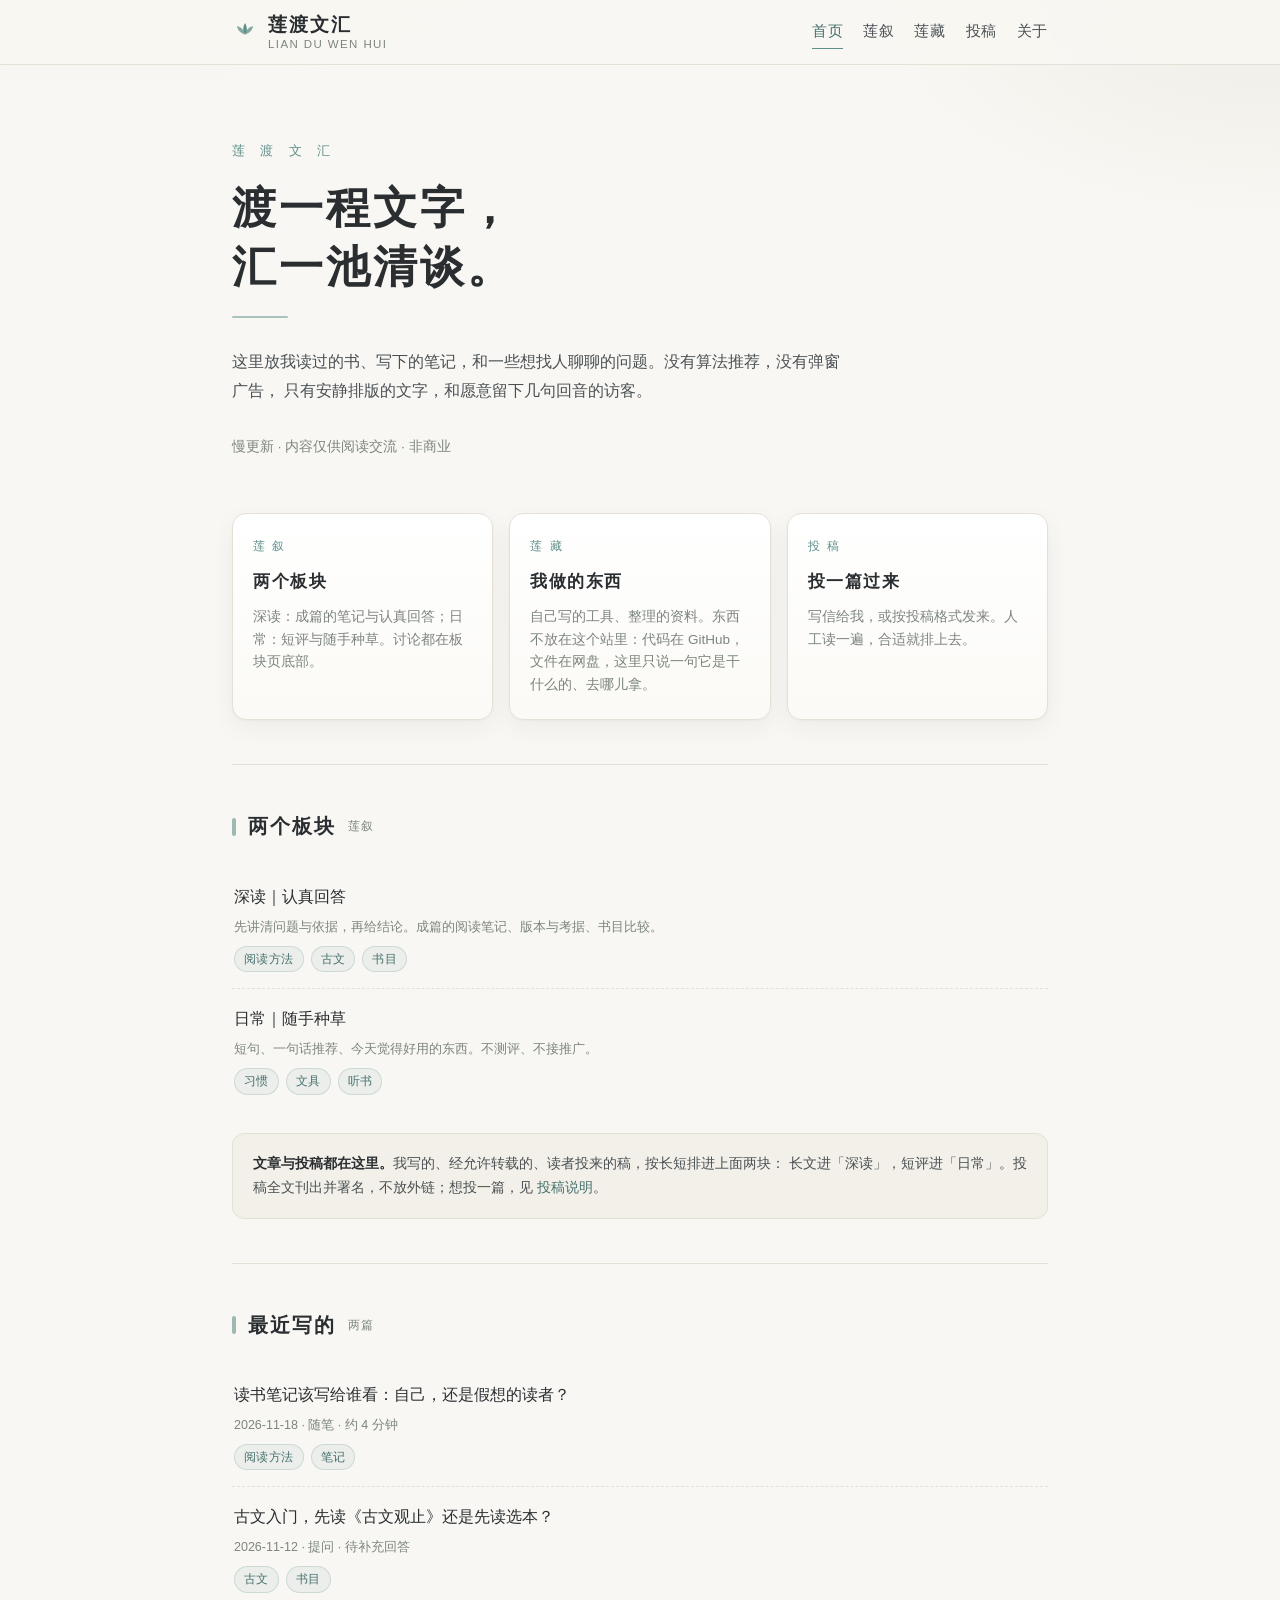
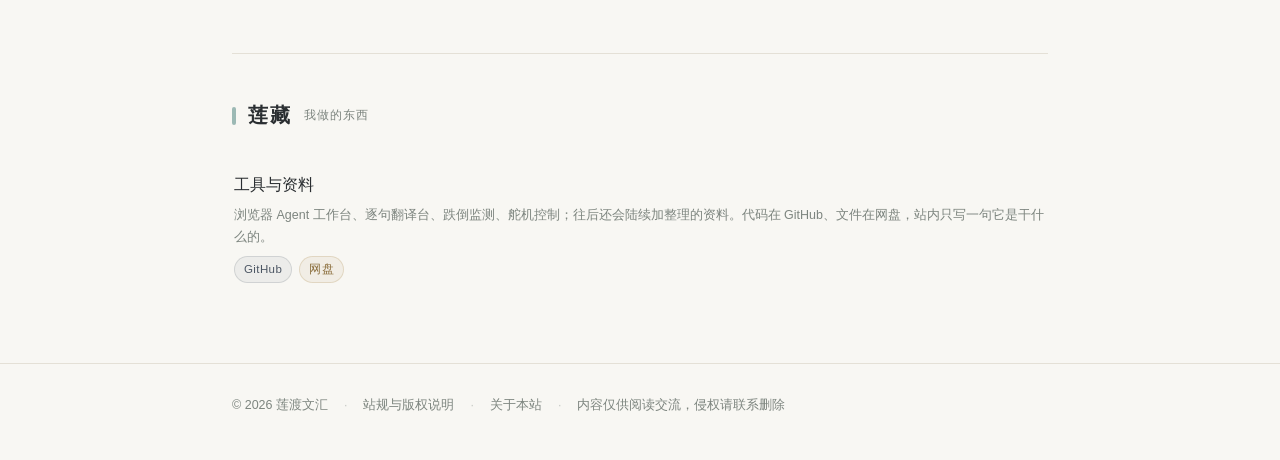
<file: index.html>
<!DOCTYPE html>
<html lang="zh-CN">
<head>
<meta charset="utf-8">
<meta name="viewport" content="width=device-width, initial-scale=1">
<title>莲渡文汇 · 渡一程文字，汇一池清谈</title>
<meta name="description" content="莲渡文汇：一个以阅读与交流为主的中文小站。两个讨论板块（含文章与投稿）、我做的工具与整理好的资料、投稿通道。">
<link rel="stylesheet" href="assets/style.css">
<link rel="icon" href="data:image/svg+xml,%3Csvg xmlns='http://www.w3.org/2000/svg' viewBox='0 0 32 32'%3E%3Cpath d='M16 5c3 5 3 10 0 14-3-4-3-9 0-14z' fill='%235f8f8a'/%3E%3Cpath d='M16 19c-5-1-9-5-10-10 5 .5 8.5 4 10 10z' fill='%235f8f8a' opacity='.75'/%3E%3Cpath d='M16 19c5-1 9-5 10-10-5 .5-8.5 4-10 10z' fill='%235f8f8a' opacity='.75'/%3E%3C/svg%3E">
</head>
<body>

<header class="site">
  <div class="wrap">
    <a class="brand" href="">
      <svg width="26" height="26" viewBox="0 0 32 32" aria-hidden="true">
        <path d="M16 5c3 5 3 10 0 14-3-4-3-9 0-14z" fill="#5f8f8a"/>
        <path d="M16 19c-5-1-9-5-10-10 5 .5 8.5 4 10 10z" fill="#5f8f8a" opacity=".75"/>
        <path d="M16 19c5-1 9-5 10-10-5 .5-8.5 4-10 10z" fill="#5f8f8a" opacity=".75"/>
      </svg>
      <span style="display:flex;flex-direction:column;line-height:1.25">
        <b>莲渡文汇</b>
        <span>LIAN DU WEN HUI</span>
      </span>
    </a>
    <nav class="main">
      <a class="on" href="">首页</a>
      <a href="qa/">莲叙</a>
      <a href="library/">莲藏</a>
      <a href="submit/">投稿</a>
      <a href="about/">关于</a>
    </nav>
  </div>
</header>

<main class="wrap">

  <section class="hero">
    <p class="kicker">莲 渡 文 汇</p>
    <h1>渡一程文字，<br>汇一池清谈。</h1>
    <div class="rule"></div>
    <p class="lead">
      这里放我读过的书、写下的笔记，和一些想找人聊聊的问题。没有算法推荐，没有弹窗广告，
      只有安静排版的文字，和愿意留下几句回音的访客。
    </p>
    <p class="lead" style="font-size:13.5px;color:var(--muted);margin-bottom:0">
      慢更新 · 内容仅供阅读交流 · 非商业
    </p>
  </section>

  <section class="block" style="padding-top:8px">
    <div class="grid-3">
      <a class="entry" href="qa/">
        <span class="zh">莲 叙</span>
        <h3>两个板块</h3>
        <p>深读：成篇的笔记与认真回答；日常：短评与随手种草。讨论都在板块页底部。</p>
      </a>
      <a class="entry" href="library/">
        <span class="zh">莲 藏</span>
        <h3>我做的东西</h3>
        <p>自己写的工具、整理的资料。东西不放在这个站里：代码在 GitHub，文件在网盘，这里只说一句它是干什么的、去哪儿拿。</p>
      </a>
      <a class="entry" href="submit/">
        <span class="zh">投 稿</span>
        <h3>投一篇过来</h3>
        <p>写信给我，或按投稿格式发来。人工读一遍，合适就排上去。</p>
      </a>
    </div>
  </section>

  <section class="block">
    <h2 class="sec">两个板块 <small>莲叙</small></h2>
    <ul class="plain">
      <li>
        <a class="row" href="qa/deep.html">
          <div class="t">深读｜认真回答</div>
          <div class="m">先讲清问题与依据，再给结论。成篇的阅读笔记、版本与考据、书目比较。</div>
          <div class="tags"><span class="tag">阅读方法</span><span class="tag">古文</span><span class="tag">书目</span></div>
        </a>
      </li>
      <li>
        <a class="row" href="qa/daily.html">
          <div class="t">日常｜随手种草</div>
          <div class="m">短句、一句话推荐、今天觉得好用的东西。不测评、不接推广。</div>
          <div class="tags"><span class="tag">习惯</span><span class="tag">文具</span><span class="tag">听书</span></div>
        </a>
      </li>
    </ul>

    <div class="note" style="margin-top:22px">
      <b>文章与投稿都在这里。</b>我写的、经允许转载的、读者投来的稿，按长短排进上面两块：
      长文进「深读」，短评进「日常」。投稿全文刊出并署名，不放外链；想投一篇，见
      <a href="submit/">投稿说明</a>。
    </div>
  </section>

  <section class="block">
    <h2 class="sec">最近写的 <small>两篇</small></h2>
    <ul class="plain">
      <li>
        <a class="row" href="qa/001-weishenme-yao-du-shu.html">
          <div class="t">读书笔记该写给谁看：自己，还是假想的读者？</div>
          <div class="m">2026-11-18 · 随笔 · 约 4 分钟</div>
          <div class="tags"><span class="tag">阅读方法</span><span class="tag">笔记</span></div>
        </a>
      </li>
      <li>
        <a class="row" href="qa/002-gu-wen-ru-men-shu-mu.html">
          <div class="t">古文入门，先读《古文观止》还是先读选本？</div>
          <div class="m">2026-11-12 · 提问 · 待补充回答</div>
          <div class="tags"><span class="tag">古文</span><span class="tag">书目</span></div>
        </a>
      </li>
    </ul>
  </section>

  <section class="block">
    <h2 class="sec">莲藏 <small>我做的东西</small></h2>
    <ul class="plain">
      <li>
        <a class="row" href="library/">
          <div class="t">工具与资料</div>
          <div class="m">浏览器 Agent 工作台、逐句翻译台、跌倒监测、舵机控制；往后还会陆续加整理的资料。代码在 GitHub、文件在网盘，站内只写一句它是干什么的。</div>
          <div class="tags"><span class="tag gh">GitHub</span><span class="tag ch">网盘</span></div>
        </a>
      </li>
    </ul>
  </section>

</main>

<footer class="site">
  <div class="wrap">
    <span>© <span id="y">2026</span> 莲渡文汇</span>
    <span class="sep">·</span>
    <a href="rules/">站规与版权说明</a>
    <span class="sep">·</span>
    <a href="about/">关于本站</a>
    <span class="sep">·</span>
    <span>内容仅供阅读交流，侵权请联系删除</span>
  </div>
</footer>

<script>document.getElementById('y').textContent = new Date().getFullYear();</script>
</body>
</html>
</file>
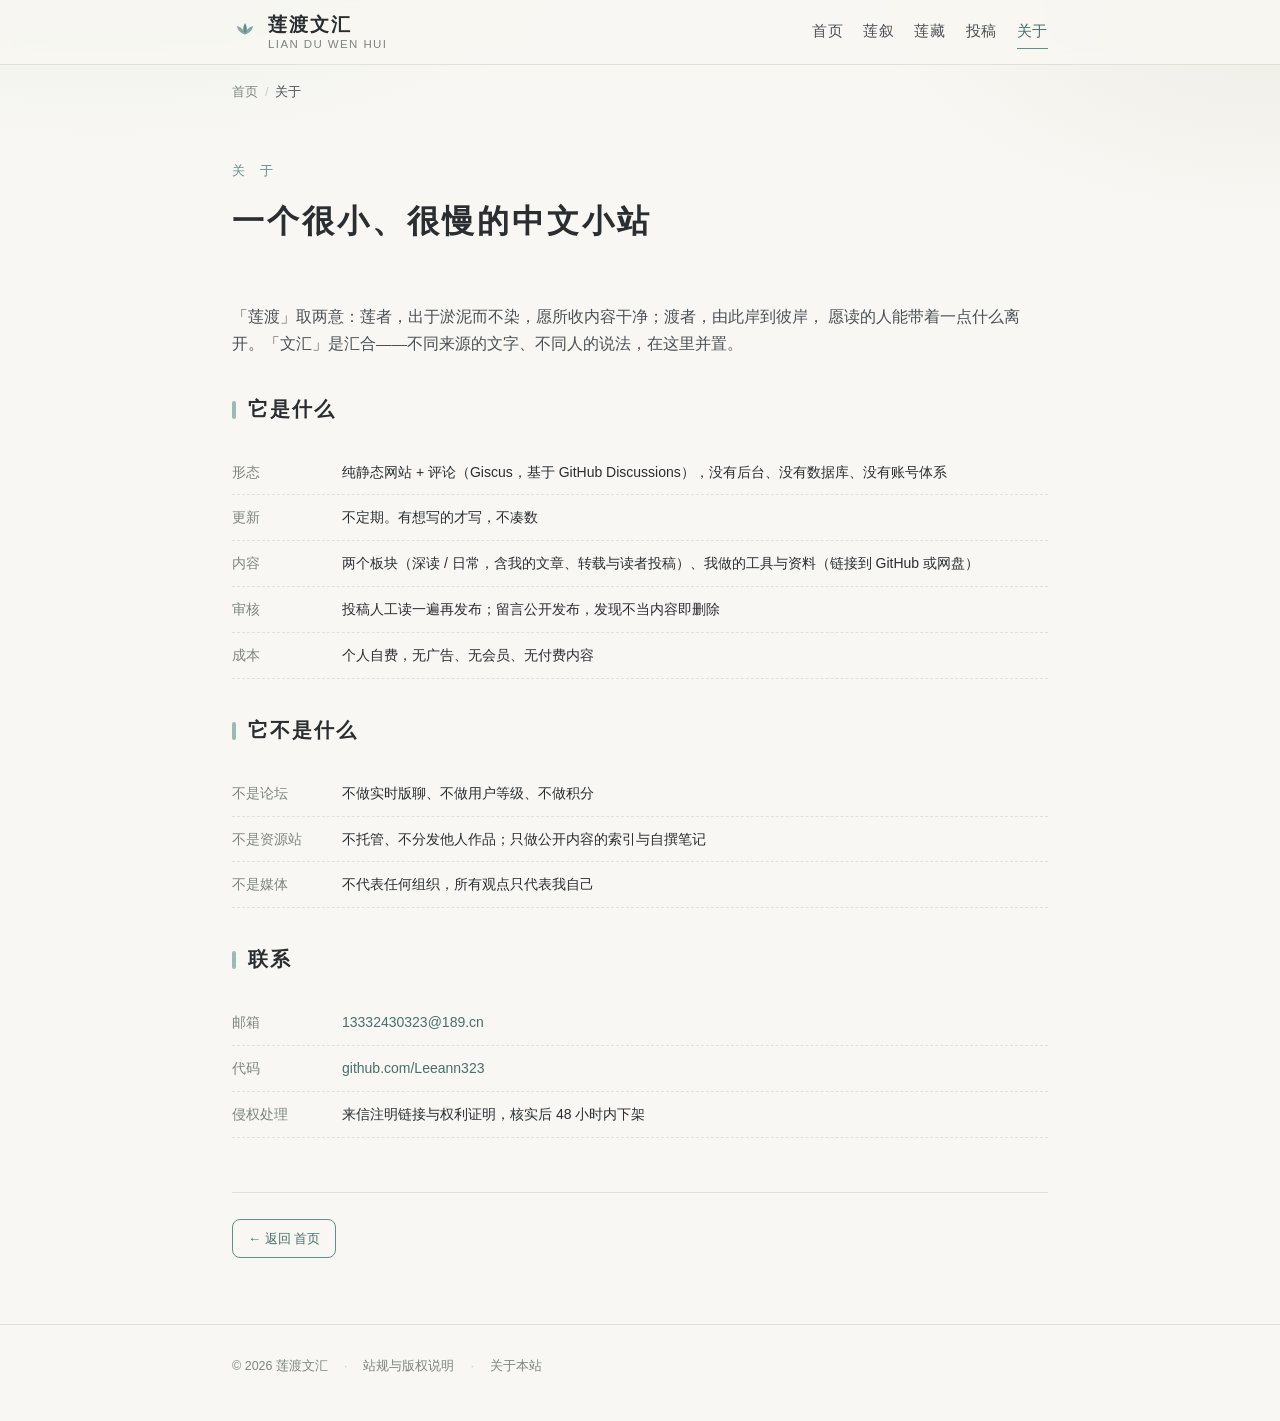
<file: about/index.html>
<!DOCTYPE html>
<html lang="zh-CN">
<head>
<meta charset="utf-8">
<meta name="viewport" content="width=device-width, initial-scale=1">
<title>关于本站 | 莲渡文汇</title>
<meta name="description" content="莲渡文汇是什么，为什么做，怎么做的。">
<link rel="stylesheet" href="../assets/style.css">
</head>
<body>

<header class="site">
  <div class="wrap">
    <a class="brand" href="../">
      <svg width="26" height="26" viewBox="0 0 32 32" aria-hidden="true">
        <path d="M16 5c3 5 3 10 0 14-3-4-3-9 0-14z" fill="#5f8f8a"/>
        <path d="M16 19c-5-1-9-5-10-10 5 .5 8.5 4 10 10z" fill="#5f8f8a" opacity=".75"/>
        <path d="M16 19c5-1 9-5 10-10-5 .5-8.5 4-10 10z" fill="#5f8f8a" opacity=".75"/>
      </svg>
      <span style="display:flex;flex-direction:column;line-height:1.25">
        <b>莲渡文汇</b><span>LIAN DU WEN HUI</span>
      </span>
    </a>
    <nav class="main">
      <a href="../">首页</a>
      <a href="../qa/">莲叙</a>
      <a href="../library/">莲藏</a>
      <a href="../submit/">投稿</a>
      <a class="on" href="../about/">关于</a>
    </nav>
  </div>
</header>

<main class="wrap">
  <nav class="crumb" aria-label="当前位置">
    <a href="../">首页</a><span class="sep">/</span><em>关于</em>
  </nav>
  <section class="hero" style="padding:56px 0 20px">
    <p class="kicker">关 于</p>
    <h1 style="font-size:clamp(24px,4vw,32px)">一个很小、很慢的中文小站</h1>
  </section>

  <section class="block" style="padding-top:6px">
    <p style="color:var(--ink-soft)">
      「莲渡」取两意：莲者，出于淤泥而不染，愿所收内容干净；渡者，由此岸到彼岸，
      愿读的人能带着一点什么离开。「文汇」是汇合——不同来源的文字、不同人的说法，在这里并置。
    </p>

    <h2 class="sec" style="margin-top:34px">它是什么</h2>
    <ul class="kv">
      <li><span>形态</span><span>纯静态网站 + 评论（Giscus，基于 GitHub Discussions），没有后台、没有数据库、没有账号体系</span></li>
      <li><span>更新</span><span>不定期。有想写的才写，不凑数</span></li>
      <li><span>内容</span><span>两个板块（深读 / 日常，含我的文章、转载与读者投稿）、我做的工具与资料（链接到 GitHub 或网盘）</span></li>
      <li><span>审核</span><span>投稿人工读一遍再发布；留言公开发布，发现不当内容即删除</span></li>
      <li><span>成本</span><span>个人自费，无广告、无会员、无付费内容</span></li>
    </ul>

    <h2 class="sec" style="margin-top:34px">它不是什么</h2>
    <ul class="kv">
      <li><span>不是论坛</span><span>不做实时版聊、不做用户等级、不做积分</span></li>
      <li><span>不是资源站</span><span>不托管、不分发他人作品；只做公开内容的索引与自撰笔记</span></li>
      <li><span>不是媒体</span><span>不代表任何组织，所有观点只代表我自己</span></li>
    </ul>

    <h2 class="sec" style="margin-top:34px">联系</h2>
    <ul class="kv">
      <li><span>邮箱</span><span><a href="mailto:13332430323@189.cn">13332430323@189.cn</a></span></li>
      <li><span>代码</span><span><a href="https://github.com/Leeann323" target="_blank" rel="noopener">github.com/Leeann323</a></span></li>
      <li><span>侵权处理</span><span>来信注明链接与权利证明，核实后 48 小时内下架</span></li>
    </ul>
  </section>
<nav class="backbar" aria-label="返回">
    <a class="btn" href="../">← 返回 首页</a>
  </nav>
</main>

<footer class="site">
  <div class="wrap">
    <span>© <span id="y">2026</span> 莲渡文汇</span>
    <span class="sep">·</span>
    <a href="../rules/">站规与版权说明</a>
    <span class="sep">·</span>
    <a href="../about/">关于本站</a>
  </div>
</footer>
<script>document.getElementById('y').textContent = new Date().getFullYear();</script>
</body>
</html>
</file>
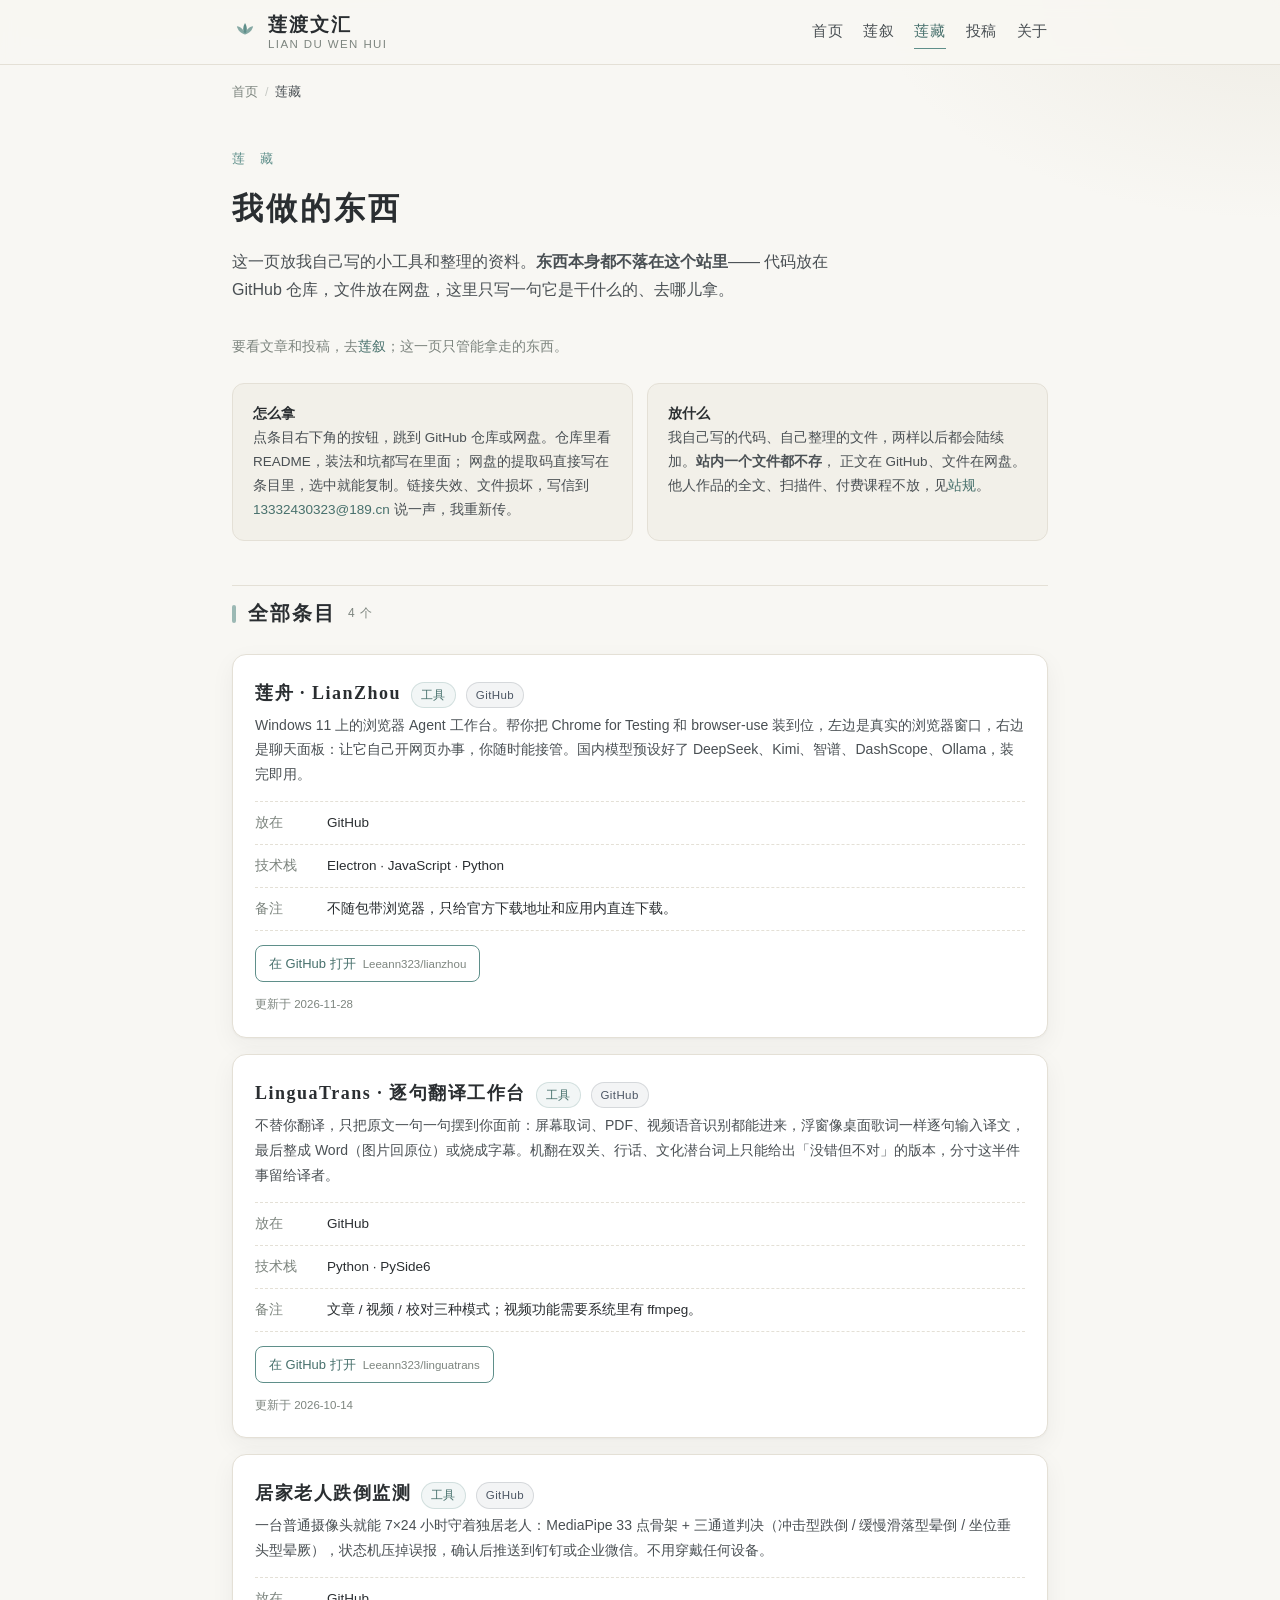
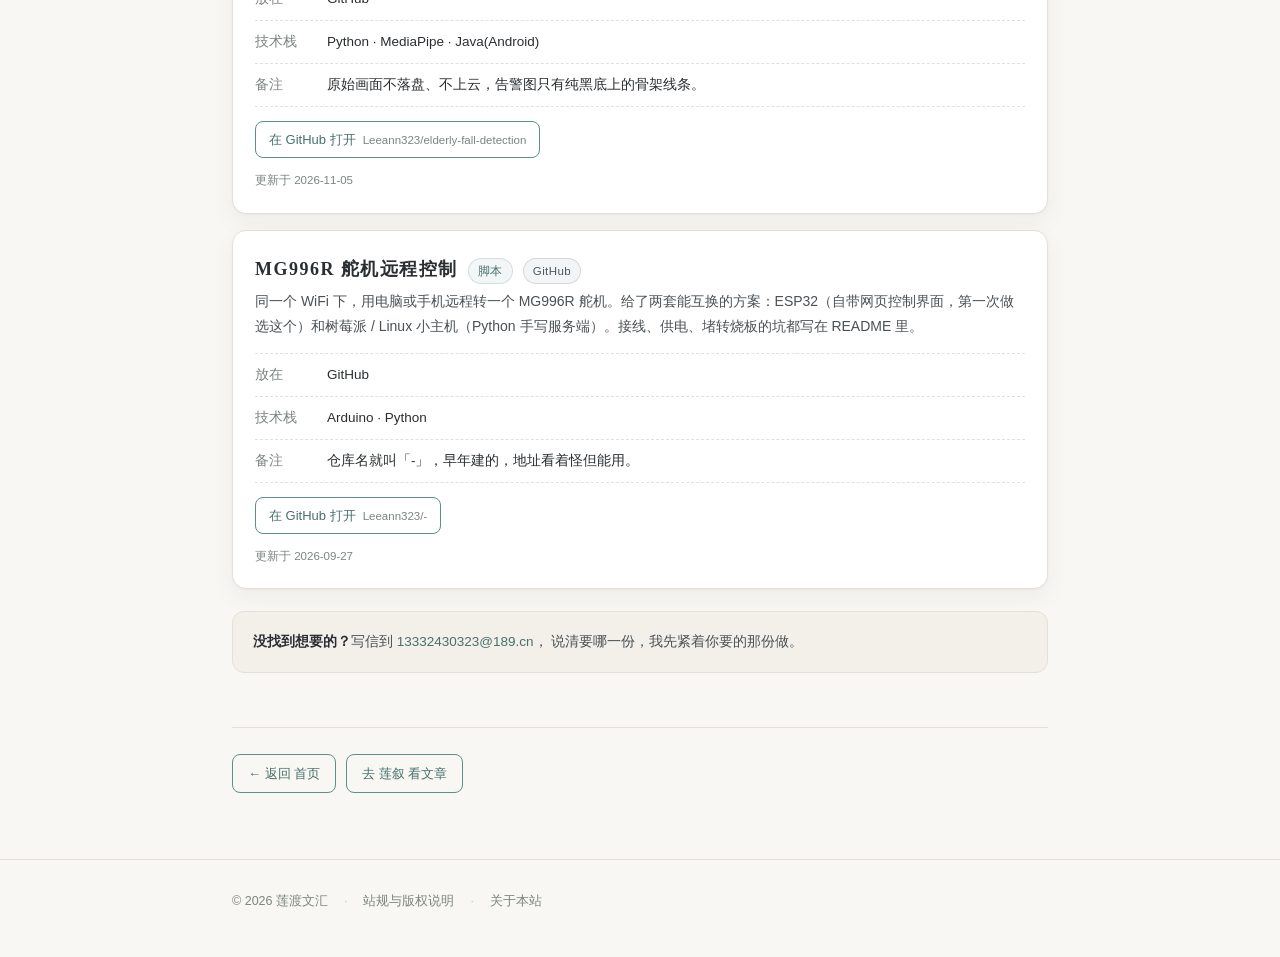
<file: library/index.html>
<!DOCTYPE html>
<html lang="zh-CN">
<head>
<meta charset="utf-8">
<meta name="viewport" content="width=device-width, initial-scale=1">
<title>莲藏 · 我做的东西 | 莲渡文汇</title>
<meta name="description" content="莲渡文汇「莲藏」：站主自己写的工具与整理的资料，代码在 GitHub、文件在网盘，这里只写一句它是干什么的、去哪儿拿。文章与投稿在莲叙。">
<link rel="stylesheet" href="../assets/style.css">
</head>
<body>

<header class="site">
  <div class="wrap">
    <a class="brand" href="../">
      <svg width="26" height="26" viewBox="0 0 32 32" aria-hidden="true">
        <path d="M16 5c3 5 3 10 0 14-3-4-3-9 0-14z" fill="#5f8f8a"/>
        <path d="M16 19c-5-1-9-5-10-10 5 .5 8.5 4 10 10z" fill="#5f8f8a" opacity=".75"/>
        <path d="M16 19c5-1 9-5 10-10-5 .5-8.5 4-10 10z" fill="#5f8f8a" opacity=".75"/>
      </svg>
      <span style="display:flex;flex-direction:column;line-height:1.25">
        <b>莲渡文汇</b><span>LIAN DU WEN HUI</span>
      </span>
    </a>
    <nav class="main">
      <a href="../">首页</a>
      <a href="../qa/">莲叙</a>
      <a class="on" href="../library/">莲藏</a>
      <a href="../submit/">投稿</a>
      <a href="../about/">关于</a>
    </nav>
  </div>
</header>

<main class="wrap">
  <nav class="crumb" aria-label="当前位置">
    <a href="../">首页</a><span class="sep">/</span><em>莲藏</em>
  </nav>

  <section class="hero" style="padding:44px 0 24px">
    <p class="kicker">莲 藏</p>
    <h1 style="font-size:clamp(23px,4vw,31px)">我做的东西</h1>
    <p class="lead">
      这一页放我自己写的小工具和整理的资料。<strong>东西本身都不落在这个站里</strong>——
      代码放在 GitHub 仓库，文件放在网盘，这里只写一句它是干什么的、去哪儿拿。
    </p>
    <p class="lead" style="font-size:13.5px;color:var(--muted);margin-bottom:0">
      要看文章和投稿，去<a href="../qa/">莲叙</a>；这一页只管能拿走的东西。
    </p>
  </section>

  <section class="block" style="padding-top:0;border-top:none">
    <div class="two-col">
      <div class="note">
        <b>怎么拿</b><br>
        点条目右下角的按钮，跳到 GitHub 仓库或网盘。仓库里看 README，装法和坑都写在里面；
        网盘的提取码直接写在条目里，选中就能复制。链接失效、文件损坏，写信到
        <a href="mailto:13332430323@189.cn">13332430323@189.cn</a> 说一声，我重新传。
      </div>
      <div class="note">
        <b>放什么</b><br>
        我自己写的代码、自己整理的文件，两样以后都会陆续加。<strong>站内一个文件都不存</strong>，
        正文在 GitHub、文件在网盘。他人作品的全文、扫描件、付费课程不放，见<a href="../rules/">站规</a>。
      </div>
    </div>
  </section>

  <section class="block" style="padding-top:10px">
    <h2 class="sec">全部条目 <small id="count"></small></h2>
    <div id="file-list"></div>
    <noscript>
      <p class="note">列表需要 JavaScript 才能显示；条目内容写在页面源码的 <code>FILES</code> 里。</p>
    </noscript>

    <div class="note" style="margin-top:22px">
      <b>没找到想要的？</b>写信到 <a href="mailto:13332430323@189.cn">13332430323@189.cn</a>，
      说清要哪一份，我先紧着你要的那份做。
    </div>
  </section>

  <nav class="backbar" aria-label="返回">
    <a class="btn" href="../">← 返回 首页</a>
    <a class="btn" href="../qa/">去 莲叙 看文章</a>
  </nav>
</main>

<footer class="site">
  <div class="wrap">
    <span>© <span id="y">2026</span> 莲渡文汇</span>
    <span class="sep">·</span>
    <a href="../rules/">站规与版权说明</a>
    <span class="sep">·</span>
    <a href="../about/">关于本站</a>
  </div>
</footer>

<!--
  ┌─ 怎么加一条 ─────────────────────────────────────────
  │ 在 FILES 数组里复制一段 { ... }，改字段：
  │   title    名字（必填）
  │   desc     一两句说明：它是干什么的，谁会用得上
  │   tag      类型：工具 / 脚本 / 资料 / 源码
  │   place    放在哪儿：GitHub / 百度网盘 / 阿里云盘 / 夸克 …（决定按钮文字）
  │   link     链接（必填）：仓库地址或网盘分享链接
  │   code     网盘提取码；GitHub 或没有码就删掉这行
  │   lang     语言或技术栈，例如：Python · MediaPipe（资料类条目可以不写）
  │   note     想额外叮嘱一句就写，没有就删掉这行
  │   updated  更新日期
  │ 加完 git push，约一分钟生效。站内不放文件本体。
  └──────────────────────────────────────────────────────
-->
<script>
  var FILES = [
    {
      title: '莲舟 · LianZhou',
      desc: 'Windows 11 上的浏览器 Agent 工作台。帮你把 Chrome for Testing 和 browser-use 装到位，'
          + '左边是真实的浏览器窗口，右边是聊天面板：让它自己开网页办事，你随时能接管。'
          + '国内模型预设好了 DeepSeek、Kimi、智谱、DashScope、Ollama，装完即用。',
      tag: '工具',
      place: 'GitHub',
      link: 'https://github.com/Leeann323/lianzhou',
      lang: 'Electron · JavaScript · Python',
      note: '不随包带浏览器，只给官方下载地址和应用内直连下载。',
      updated: '2026-11-28'
    },
    {
      title: 'LinguaTrans · 逐句翻译工作台',
      desc: '不替你翻译，只把原文一句一句摆到你面前：屏幕取词、PDF、视频语音识别都能进来，'
          + '浮窗像桌面歌词一样逐句输入译文，最后整成 Word（图片回原位）或烧成字幕。'
          + '机翻在双关、行话、文化潜台词上只能给出「没错但不对」的版本，分寸这半件事留给译者。',
      tag: '工具',
      place: 'GitHub',
      link: 'https://github.com/Leeann323/linguatrans',
      lang: 'Python · PySide6',
      note: '文章 / 视频 / 校对三种模式；视频功能需要系统里有 ffmpeg。',
      updated: '2026-10-14'
    },
    {
      title: '居家老人跌倒监测',
      desc: '一台普通摄像头就能 7×24 小时守着独居老人：MediaPipe 33 点骨架 + 三通道判决'
          + '（冲击型跌倒 / 缓慢滑落型晕倒 / 坐位垂头型晕厥），状态机压掉误报，确认后推送到钉钉或企业微信。'
          + '不用穿戴任何设备。',
      tag: '工具',
      place: 'GitHub',
      link: 'https://github.com/Leeann323/elderly-fall-detection',
      lang: 'Python · MediaPipe · Java(Android)',
      note: '原始画面不落盘、不上云，告警图只有纯黑底上的骨架线条。',
      updated: '2026-11-05'
    },
    {
      title: 'MG996R 舵机远程控制',
      desc: '同一个 WiFi 下，用电脑或手机远程转一个 MG996R 舵机。给了两套能互换的方案：'
          + 'ESP32（自带网页控制界面，第一次做选这个）和树莓派 / Linux 小主机（Python 手写服务端）。'
          + '接线、供电、堵转烧板的坑都写在 README 里。',
      tag: '脚本',
      place: 'GitHub',
      link: 'https://github.com/Leeann323/-',
      lang: 'Arduino · Python',
      note: '仓库名就叫「-」，早年建的，地址看着怪但能用。',
      updated: '2026-09-27'
    }
  ];

  (function () {
    var box = document.getElementById('file-list');
    var c = document.getElementById('count');
    if (!box) return;

    if (!FILES.length) {
      if (c) c.textContent = '0 个';
      box.innerHTML =
        '<div class="note"><b>还空着。</b><br>' +
        '东西还在整理，做好一个就挂一个，不凑数。</div>';
      return;
    }

    if (c) c.textContent = FILES.length + ' 个';

    box.innerHTML = FILES.map(function (f) {
      var lines = [];
      if (f.place) lines.push({ k: '放在', v: f.place });
      if (f.code) lines.push({ k: '提取码', v: '<code>' + f.code + '</code>' });
      if (f.lang) lines.push({ k: '技术栈', v: f.lang });
      if (f.note) lines.push({ k: '备注', v: f.note });

      var isGh = /github/i.test(f.place || '') || /^https?:\/\/github\.com/i.test(f.link || '');
      var btn = isGh ? '在 GitHub 打开' : '打开' + (f.place || '链接');
      var sub = isGh ? (f.link || '').replace(/^https?:\/\/github\.com\//i, '') : (f.code ? '提取码 ' + f.code : '');

      return '<article class="item">' +
        '<div class="item-head"><h3>' + f.title + '</h3>' +
          (f.tag ? '<span class="tag">' + f.tag + '</span>' : '') +
          (isGh ? '<span class="tag gh">GitHub</span>' : '<span class="tag ch">网盘</span>') +
        '</div>' +
        (f.desc ? '<p class="desc">' + f.desc + '</p>' : '') +
        (lines.length ? '<div class="lines">' + lines.map(function (l) {
          return '<div><span>' + l.k + '</span><span>' + l.v + '</span></div>';
        }).join('') + '</div>' : '') +
        (f.link ? '<div class="files"><a class="file ext" href="' + f.link + '" target="_blank" rel="noopener">' +
          btn + (sub ? '<em>' + sub + '</em>' : '') + '</a></div>' : '') +
        (f.updated ? '<p class="upd">更新于 ' + f.updated + '</p>' : '') +
      '</article>';
    }).join('');
  })();
</script>
<script>document.getElementById('y').textContent = new Date().getFullYear();</script>
</body>
</html>
</file>
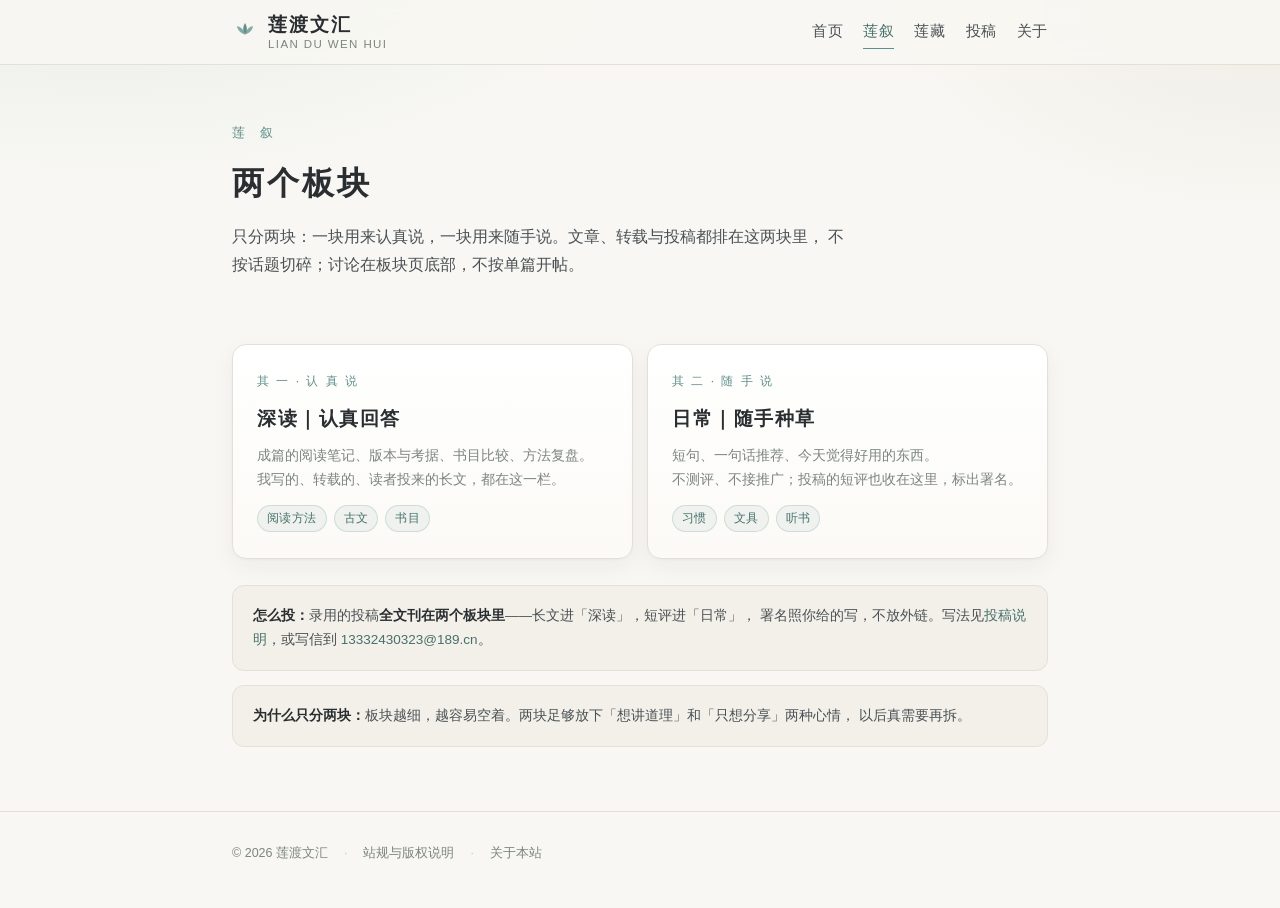
<file: qa/index.html>
<!DOCTYPE html>
<html lang="zh-CN">
<head>
<meta charset="utf-8">
<meta name="viewport" content="width=device-width, initial-scale=1">
<title>莲叙 · 两个板块 | 莲渡文汇</title>
<meta name="description" content="莲渡文汇的讨论区，分两块：深读（成篇笔记与认真回答）、日常（短评与随手种草）。">
<link rel="stylesheet" href="../assets/style.css">
</head>
<body>

<header class="site">
  <div class="wrap">
    <a class="brand" href="../">
      <svg width="26" height="26" viewBox="0 0 32 32" aria-hidden="true">
        <path d="M16 5c3 5 3 10 0 14-3-4-3-9 0-14z" fill="#5f8f8a"/>
        <path d="M16 19c-5-1-9-5-10-10 5 .5 8.5 4 10 10z" fill="#5f8f8a" opacity=".75"/>
        <path d="M16 19c5-1 9-5 10-10-5 .5-8.5 4-10 10z" fill="#5f8f8a" opacity=".75"/>
      </svg>
      <span style="display:flex;flex-direction:column;line-height:1.25">
        <b>莲渡文汇</b><span>LIAN DU WEN HUI</span>
      </span>
    </a>
    <nav class="main">
      <a href="../">首页</a>
      <a class="on" href="../qa/">莲叙</a>
      <a href="../library/">莲藏</a>
      <a href="../submit/">投稿</a>
      <a href="../about/">关于</a>
    </nav>
  </div>
</header>

<main class="wrap">
  <section class="hero" style="padding:56px 0 28px">
    <p class="kicker">莲 叙</p>
    <h1 style="font-size:clamp(24px,4vw,32px)">两个板块</h1>
    <p class="lead">
      只分两块：一块用来认真说，一块用来随手说。文章、转载与投稿都排在这两块里，
      不按话题切碎；讨论在板块页底部，不按单篇开帖。
    </p>
  </section>

  <section class="block" style="padding-top:6px;border-top:none">
    <div class="two-col">

      <a class="entry" href="deep.html" style="padding:26px 24px">
        <span class="zh">其 一 · 认 真 说</span>
        <h3 style="font-size:19px">深读｜认真回答</h3>
        <p style="font-size:13.5px;line-height:1.75;margin-top:8px">
          成篇的阅读笔记、版本与考据、书目比较、方法复盘。<br>
          我写的、转载的、读者投来的长文，都在这一栏。
        </p>
        <div class="tags" style="margin-top:14px">
          <span class="tag">阅读方法</span><span class="tag">古文</span><span class="tag">书目</span>
        </div>
      </a>

      <a class="entry" href="daily.html" style="padding:26px 24px">
        <span class="zh">其 二 · 随 手 说</span>
        <h3 style="font-size:19px">日常｜随手种草</h3>
        <p style="font-size:13.5px;line-height:1.75;margin-top:8px">
          短句、一句话推荐、今天觉得好用的东西。<br>
          不测评、不接推广；投稿的短评也收在这里，标出署名。
        </p>
        <div class="tags" style="margin-top:14px">
          <span class="tag">习惯</span><span class="tag">文具</span><span class="tag">听书</span>
        </div>
      </a>

    </div>

    <div class="note" style="margin-top:26px">
      <b>怎么投：</b>录用的投稿<b>全文刊在两个板块里</b>——长文进「深读」，短评进「日常」，
      署名照你给的写，不放外链。写法见<a href="../submit/">投稿说明</a>，或写信到
      <a href="mailto:13332430323@189.cn">13332430323@189.cn</a>。
    </div>

    <div class="note" style="margin-top:14px">
      <b>为什么只分两块：</b>板块越细，越容易空着。两块足够放下「想讲道理」和「只想分享」两种心情，
      以后真需要再拆。
    </div>
  </section>
</main>

<footer class="site">
  <div class="wrap">
    <span>© <span id="y">2026</span> 莲渡文汇</span>
    <span class="sep">·</span>
    <a href="../rules/">站规与版权说明</a>
    <span class="sep">·</span>
    <a href="../about/">关于本站</a>
  </div>
</footer>
<script>document.getElementById('y').textContent = new Date().getFullYear();</script>
</body>
</html>
</file>
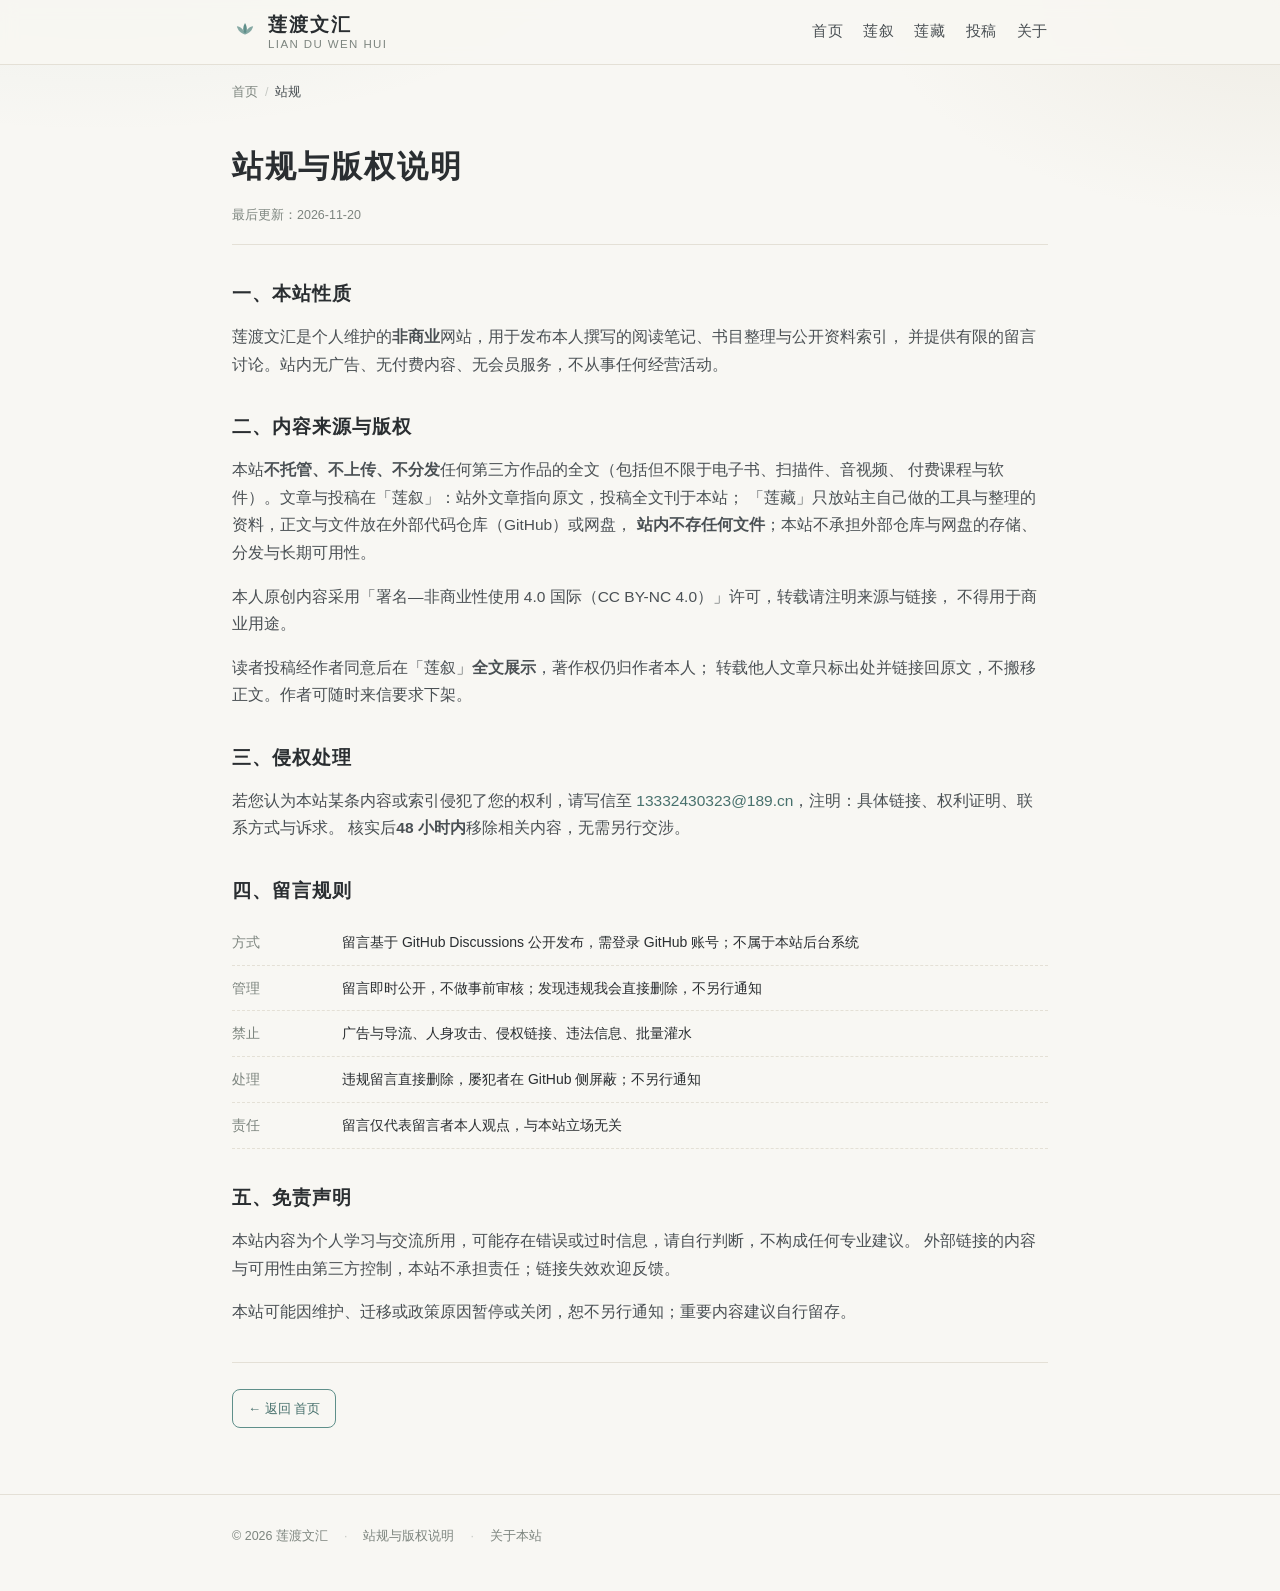
<file: rules/index.html>
<!DOCTYPE html>
<html lang="zh-CN">
<head>
<meta charset="utf-8">
<meta name="viewport" content="width=device-width, initial-scale=1">
<title>站规与版权说明 | 莲渡文汇</title>
<meta name="description" content="莲渡文汇的内容规范、版权声明、留言规则与免责声明。">
<link rel="stylesheet" href="../assets/style.css">
</head>
<body>

<header class="site">
  <div class="wrap">
    <a class="brand" href="../">
      <svg width="26" height="26" viewBox="0 0 32 32" aria-hidden="true">
        <path d="M16 5c3 5 3 10 0 14-3-4-3-9 0-14z" fill="#5f8f8a"/>
        <path d="M16 19c-5-1-9-5-10-10 5 .5 8.5 4 10 10z" fill="#5f8f8a" opacity=".75"/>
        <path d="M16 19c5-1 9-5 10-10-5 .5-8.5 4-10 10z" fill="#5f8f8a" opacity=".75"/>
      </svg>
      <span style="display:flex;flex-direction:column;line-height:1.25">
        <b>莲渡文汇</b><span>LIAN DU WEN HUI</span>
      </span>
    </a>
    <nav class="main">
      <a href="../">首页</a>
      <a href="../qa/">莲叙</a>
      <a href="../library/">莲藏</a>
      <a href="../submit/">投稿</a>
      <a href="../about/">关于</a>
    </nav>
  </div>
</header>

<main class="wrap">
  <nav class="crumb" aria-label="当前位置">
    <a href="../">首页</a><span class="sep">/</span><em>站规</em>
  </nav>
  <article class="post">
    <h1>站规与版权说明</h1>
    <div class="meta">最后更新：2026-11-20</div>

    <h2>一、本站性质</h2>
    <p>
      莲渡文汇是个人维护的<strong>非商业</strong>网站，用于发布本人撰写的阅读笔记、书目整理与公开资料索引，
      并提供有限的留言讨论。站内无广告、无付费内容、无会员服务，不从事任何经营活动。
    </p>

    <h2>二、内容来源与版权</h2>
    <p>
      本站<strong>不托管、不上传、不分发</strong>任何第三方作品的全文（包括但不限于电子书、扫描件、音视频、
      付费课程与软件）。文章与投稿在「莲叙」：站外文章指向原文，投稿全文刊于本站；
      「莲藏」只放站主自己做的工具与整理的资料，正文与文件放在外部代码仓库（GitHub）或网盘，
      <strong>站内不存任何文件</strong>；本站不承担外部仓库与网盘的存储、分发与长期可用性。
    </p>
    <p>
      本人原创内容采用「署名—非商业性使用 4.0 国际（CC BY-NC 4.0）」许可，转载请注明来源与链接，
      不得用于商业用途。
    </p>
    <p>
      读者投稿经作者同意后在「莲叙」<strong>全文展示</strong>，著作权仍归作者本人；
      转载他人文章只标出处并链接回原文，不搬移正文。作者可随时来信要求下架。
    </p>

    <h2>三、侵权处理</h2>
    <p>
      若您认为本站某条内容或索引侵犯了您的权利，请写信至
      <a href="mailto:13332430323@189.cn">13332430323@189.cn</a>，注明：具体链接、权利证明、联系方式与诉求。
      核实后<strong>48 小时内</strong>移除相关内容，无需另行交涉。
    </p>

    <h2>四、留言规则</h2>
    <ul class="kv">
      <li><span>方式</span><span>留言基于 GitHub Discussions 公开发布，需登录 GitHub 账号；不属于本站后台系统</span></li>
      <li><span>管理</span><span>留言即时公开，不做事前审核；发现违规我会直接删除，不另行通知</span></li>
      <li><span>禁止</span><span>广告与导流、人身攻击、侵权链接、违法信息、批量灌水</span></li>
      <li><span>处理</span><span>违规留言直接删除，屡犯者在 GitHub 侧屏蔽；不另行通知</span></li>
      <li><span>责任</span><span>留言仅代表留言者本人观点，与本站立场无关</span></li>
    </ul>

    <h2>五、免责声明</h2>
    <p>
      本站内容为个人学习与交流所用，可能存在错误或过时信息，请自行判断，不构成任何专业建议。
      外部链接的内容与可用性由第三方控制，本站不承担责任；链接失效欢迎反馈。
    </p>
    <p>
      本站可能因维护、迁移或政策原因暂停或关闭，恕不另行通知；重要内容建议自行留存。
    </p>
  </article>
<nav class="backbar" aria-label="返回">
    <a class="btn" href="../">← 返回 首页</a>
  </nav>
</main>

<footer class="site">
  <div class="wrap">
    <span>© <span id="y">2026</span> 莲渡文汇</span>
    <span class="sep">·</span>
    <a href="../rules/">站规与版权说明</a>
    <span class="sep">·</span>
    <a href="../about/">关于本站</a>
  </div>
</footer>
<script>document.getElementById('y').textContent = new Date().getFullYear();</script>
</body>
</html>
</file>
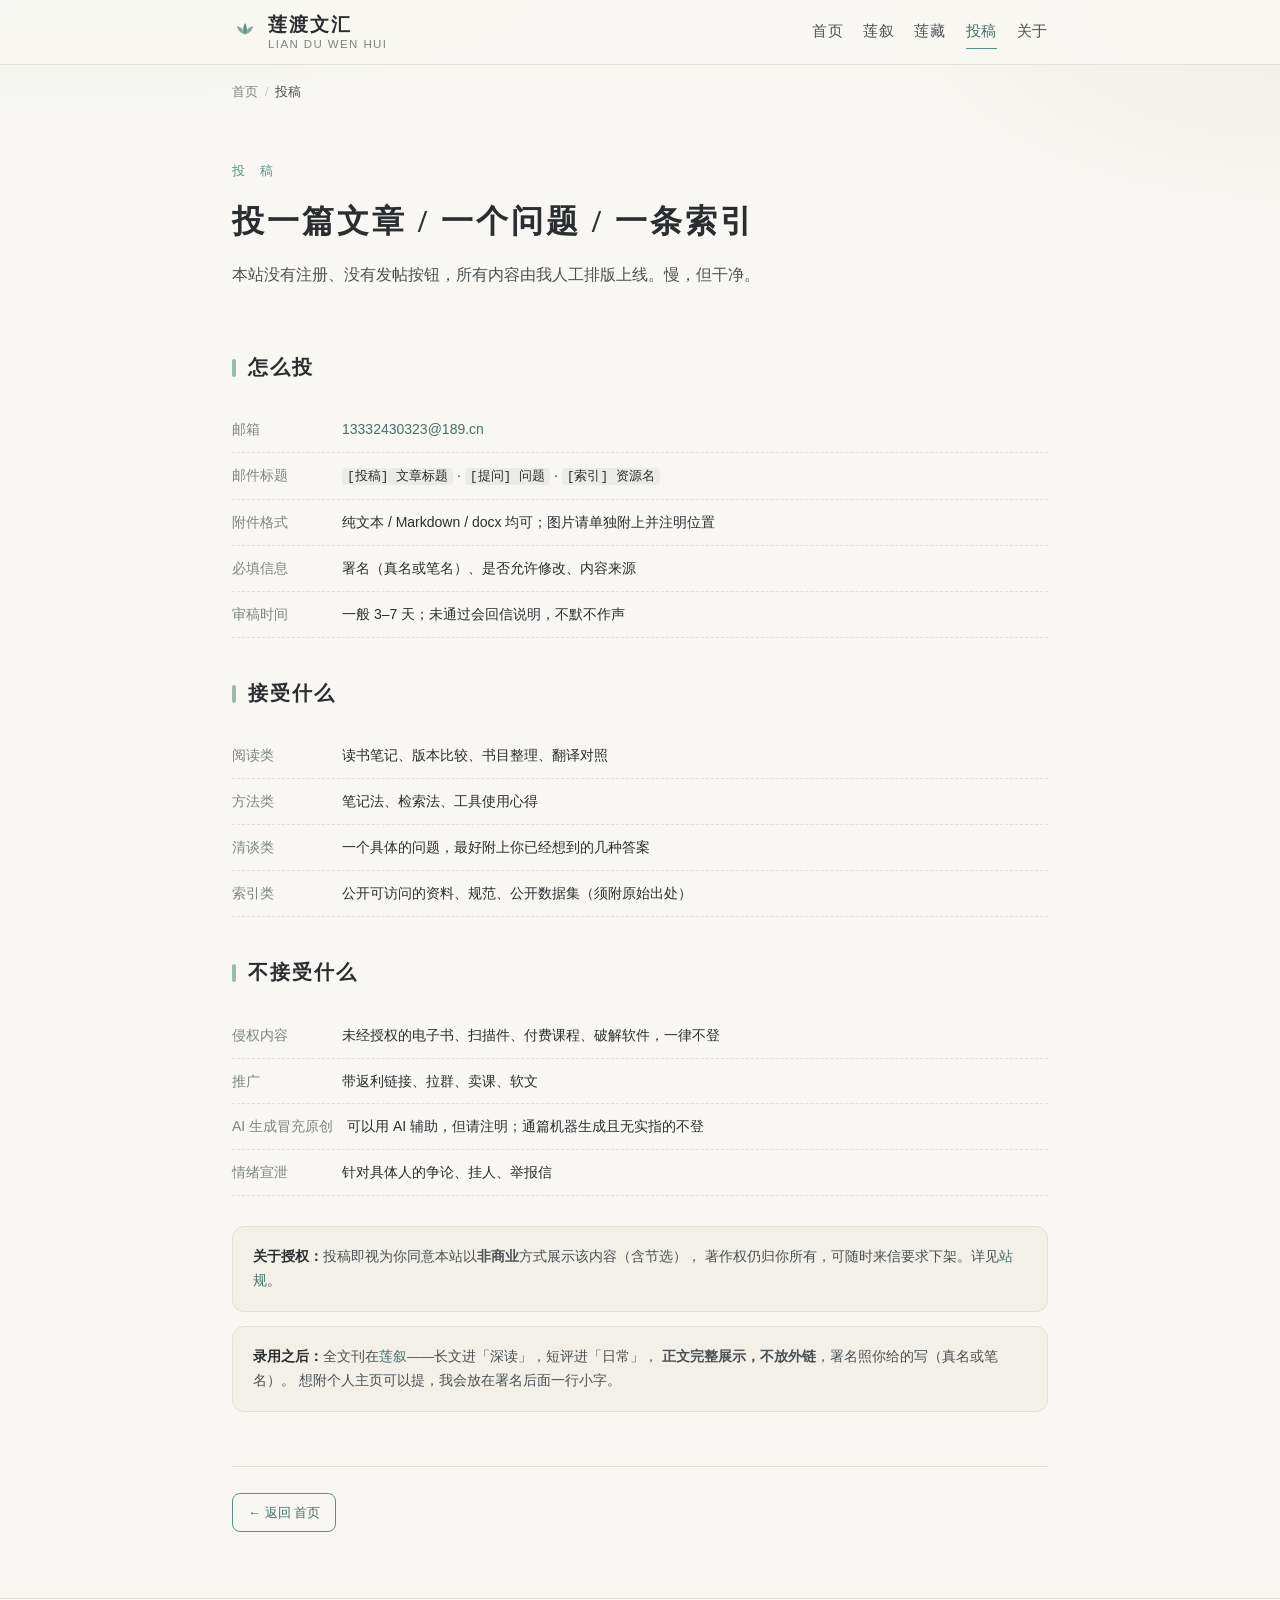
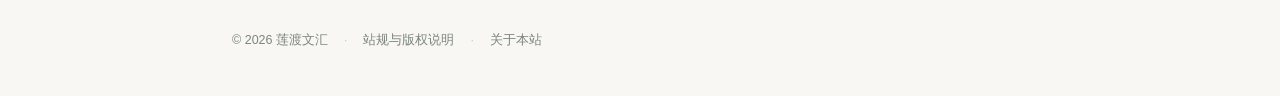
<file: submit/index.html>
<!DOCTYPE html>
<html lang="zh-CN">
<head>
<meta charset="utf-8">
<meta name="viewport" content="width=device-width, initial-scale=1">
<title>投稿 | 莲渡文汇</title>
<meta name="description" content="莲渡文汇的投稿方式、格式要求与审核说明。">
<link rel="stylesheet" href="../assets/style.css">
</head>
<body>

<header class="site">
  <div class="wrap">
    <a class="brand" href="../">
      <svg width="26" height="26" viewBox="0 0 32 32" aria-hidden="true">
        <path d="M16 5c3 5 3 10 0 14-3-4-3-9 0-14z" fill="#5f8f8a"/>
        <path d="M16 19c-5-1-9-5-10-10 5 .5 8.5 4 10 10z" fill="#5f8f8a" opacity=".75"/>
        <path d="M16 19c5-1 9-5 10-10-5 .5-8.5 4-10 10z" fill="#5f8f8a" opacity=".75"/>
      </svg>
      <span style="display:flex;flex-direction:column;line-height:1.25">
        <b>莲渡文汇</b><span>LIAN DU WEN HUI</span>
      </span>
    </a>
    <nav class="main">
      <a href="../">首页</a>
      <a href="../qa/">莲叙</a>
      <a href="../library/">莲藏</a>
      <a class="on" href="../submit/">投稿</a>
      <a href="../about/">关于</a>
    </nav>
  </div>
</header>

<main class="wrap">
  <nav class="crumb" aria-label="当前位置">
    <a href="../">首页</a><span class="sep">/</span><em>投稿</em>
  </nav>
  <section class="hero" style="padding:56px 0 24px">
    <p class="kicker">投 稿</p>
    <h1 style="font-size:clamp(24px,4vw,32px)">投一篇文章 / 一个问题 / 一条索引</h1>
    <p class="lead">
      本站没有注册、没有发帖按钮，所有内容由我人工排版上线。慢，但干净。
    </p>
  </section>

  <section class="block" style="padding-top:6px">
    <h2 class="sec">怎么投</h2>
    <ul class="kv">
      <li><span>邮箱</span><span><a href="mailto:13332430323@189.cn">13332430323@189.cn</a></span></li>
      <li><span>邮件标题</span><span><code>[投稿] 文章标题</code> · <code>[提问] 问题</code> · <code>[索引] 资源名</code></span></li>
      <li><span>附件格式</span><span>纯文本 / Markdown / docx 均可；图片请单独附上并注明位置</span></li>
      <li><span>必填信息</span><span>署名（真名或笔名）、是否允许修改、内容来源</span></li>
      <li><span>审稿时间</span><span>一般 3–7 天；未通过会回信说明，不默不作声</span></li>
    </ul>

    <h2 class="sec" style="margin-top:38px">接受什么</h2>
    <ul class="kv">
      <li><span>阅读类</span><span>读书笔记、版本比较、书目整理、翻译对照</span></li>
      <li><span>方法类</span><span>笔记法、检索法、工具使用心得</span></li>
      <li><span>清谈类</span><span>一个具体的问题，最好附上你已经想到的几种答案</span></li>
      <li><span>索引类</span><span>公开可访问的资料、规范、公开数据集（须附原始出处）</span></li>
    </ul>

    <h2 class="sec" style="margin-top:38px">不接受什么</h2>
    <ul class="kv">
      <li><span>侵权内容</span><span>未经授权的电子书、扫描件、付费课程、破解软件，一律不登</span></li>
      <li><span>推广</span><span>带返利链接、拉群、卖课、软文</span></li>
      <li><span>AI 生成冒充原创</span><span>可以用 AI 辅助，但请注明；通篇机器生成且无实指的不登</span></li>
      <li><span>情绪宣泄</span><span>针对具体人的争论、挂人、举报信</span></li>
    </ul>

    <div class="note" style="margin-top:30px">
      <b>关于授权：</b>投稿即视为你同意本站以<strong>非商业</strong>方式展示该内容（含节选），
      著作权仍归你所有，可随时来信要求下架。详见<a href="../rules/">站规</a>。
    </div>

    <div class="note" style="margin-top:14px">
      <b>录用之后：</b>全文刊在<a href="../qa/">莲叙</a>——长文进「深读」，短评进「日常」，
      <strong>正文完整展示，不放外链</strong>，署名照你给的写（真名或笔名）。
      想附个人主页可以提，我会放在署名后面一行小字。
    </div>
  </section>

  <nav class="backbar" aria-label="返回">
    <a class="btn" href="../">← 返回 首页</a>
  </nav>
</main>

<footer class="site">
  <div class="wrap">
    <span>© <span id="y">2026</span> 莲渡文汇</span>
    <span class="sep">·</span>
    <a href="../rules/">站规与版权说明</a>
    <span class="sep">·</span>
    <a href="../about/">关于本站</a>
  </div>
</footer>
<script>document.getElementById('y').textContent = new Date().getFullYear();</script>
</body>
</html>
</file>
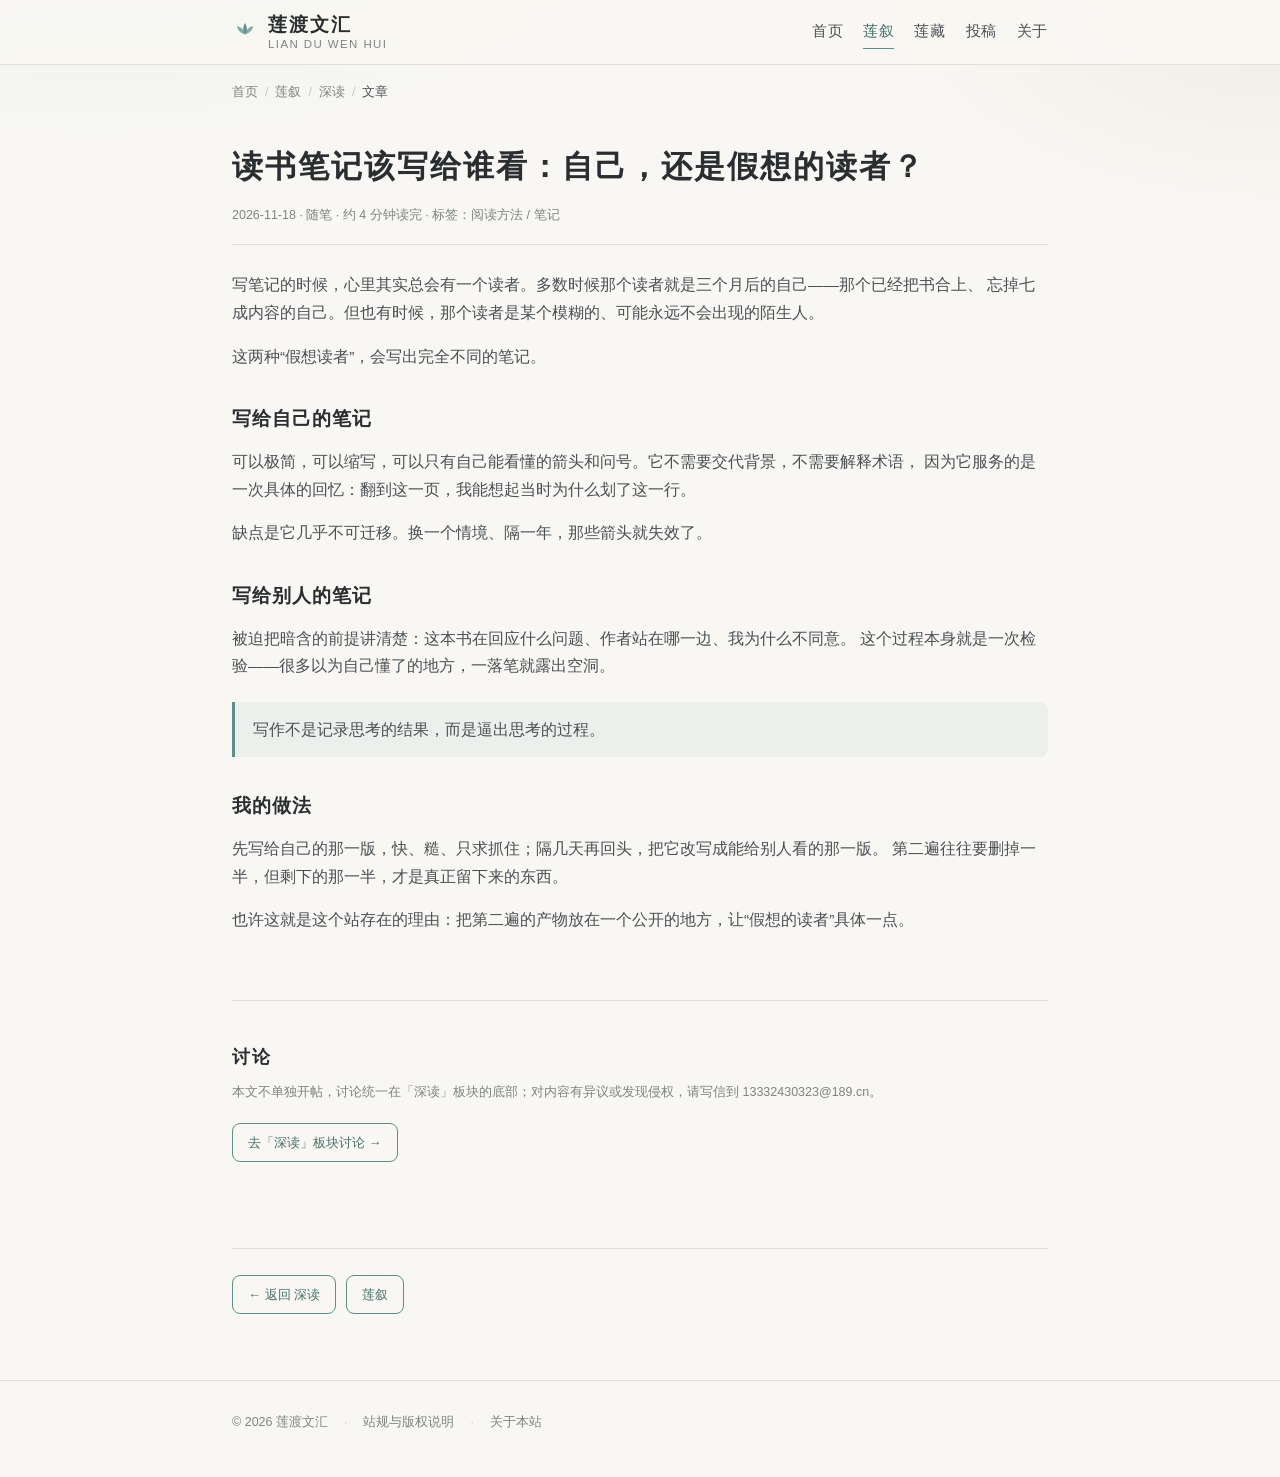
<file: qa/001-weishenme-yao-du-shu.html>
<!DOCTYPE html>
<html lang="zh-CN">
<head>
<meta charset="utf-8">
<meta name="viewport" content="width=device-width, initial-scale=1">
<title>读书笔记该写给谁看 | 莲渡文汇</title>
<meta name="description" content="读书笔记的读者是自己，还是假想的他人？一点不成熟的思考。">
<link rel="stylesheet" href="../assets/style.css">
</head>
<body>

<header class="site">
  <div class="wrap">
    <a class="brand" href="../">
      <svg width="26" height="26" viewBox="0 0 32 32" aria-hidden="true">
        <path d="M16 5c3 5 3 10 0 14-3-4-3-9 0-14z" fill="#5f8f8a"/>
        <path d="M16 19c-5-1-9-5-10-10 5 .5 8.5 4 10 10z" fill="#5f8f8a" opacity=".75"/>
        <path d="M16 19c5-1 9-5 10-10-5 .5-8.5 4-10 10z" fill="#5f8f8a" opacity=".75"/>
      </svg>
      <span style="display:flex;flex-direction:column;line-height:1.25">
        <b>莲渡文汇</b><span>LIAN DU WEN HUI</span>
      </span>
    </a>
    <nav class="main">
      <a href="../">首页</a>
      <a class="on" href="../qa/">莲叙</a>
      <a href="../library/">莲藏</a>
      <a href="../submit/">投稿</a>
      <a href="../about/">关于</a>
    </nav>
  </div>
</header>

<main class="wrap">
  <nav class="crumb" aria-label="当前位置">
    <a href="../">首页</a><span class="sep">/</span><a href="../qa/">莲叙</a><span class="sep">/</span><a href="deep.html">深读</a><span class="sep">/</span><em>文章</em>
  </nav>

<article class="post">
  <h1>读书笔记该写给谁看：自己，还是假想的读者？</h1>
  <div class="meta">2026-11-18 · 随笔 · 约 4 分钟读完 · 标签：阅读方法 / 笔记</div>

  <p>
    写笔记的时候，心里其实总会有一个读者。多数时候那个读者就是三个月后的自己——那个已经把书合上、
    忘掉七成内容的自己。但也有时候，那个读者是某个模糊的、可能永远不会出现的陌生人。
  </p>

  <p>
    这两种“假想读者”，会写出完全不同的笔记。
  </p>

  <h2>写给自己的笔记</h2>
  <p>
    可以极简，可以缩写，可以只有自己能看懂的箭头和问号。它不需要交代背景，不需要解释术语，
    因为它服务的是一次具体的回忆：翻到这一页，我能想起当时为什么划了这一行。
  </p>
  <p>
    缺点是它几乎不可迁移。换一个情境、隔一年，那些箭头就失效了。
  </p>

  <h2>写给别人的笔记</h2>
  <p>
    被迫把暗含的前提讲清楚：这本书在回应什么问题、作者站在哪一边、我为什么不同意。
    这个过程本身就是一次检验——很多以为自己懂了的地方，一落笔就露出空洞。
  </p>

  <blockquote>
    写作不是记录思考的结果，而是逼出思考的过程。
  </blockquote>

  <h2>我的做法</h2>
  <p>
    先写给自己的那一版，快、糙、只求抓住；隔几天再回头，把它改写成能给别人看的那一版。
    第二遍往往要删掉一半，但剩下的那一半，才是真正留下来的东西。
  </p>
  <p>
    也许这就是这个站存在的理由：把第二遍的产物放在一个公开的地方，让“假想的读者”具体一点。
  </p>
</article>

<section class="comments">
  <h2>讨论</h2>
  <p class="hint">
    本文不单独开帖，讨论统一在「深读」板块的底部；对内容有异议或发现侵权，请写信到 13332430323@189.cn。
  </p>
  <p><a class="btn" href="deep.html">去「深读」板块讨论 →</a></p>
</section>

<nav class="backbar" aria-label="返回">
    <a class="btn" href="deep.html">← 返回 深读</a>
    <a class="btn" href="../qa/">莲叙</a>
  </nav>
</main>

<footer class="site">
  <div class="wrap">
    <span>© <span id="y">2026</span> 莲渡文汇</span>
    <span class="sep">·</span>
    <a href="../rules/">站规与版权说明</a>
    <span class="sep">·</span>
    <a href="../about/">关于本站</a>
  </div>
</footer>

<script>document.getElementById('y').textContent = new Date().getFullYear();</script>

</body>
</html>
</file>
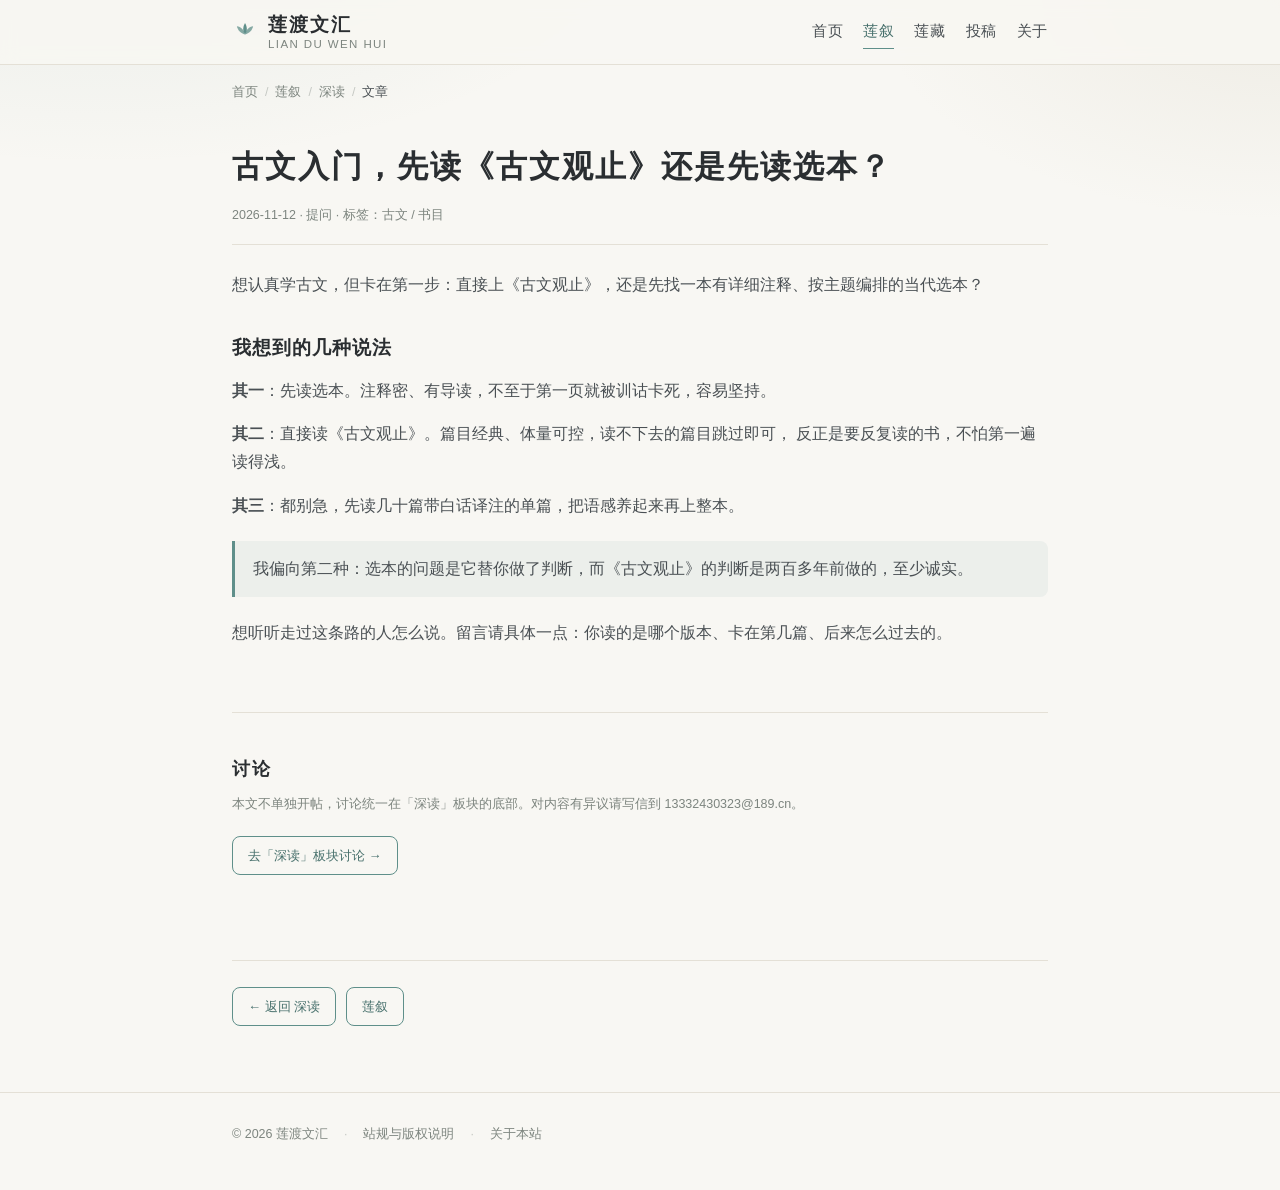
<file: qa/002-gu-wen-ru-men-shu-mu.html>
<!DOCTYPE html>
<html lang="zh-CN">
<head>
<meta charset="utf-8">
<meta name="viewport" content="width=device-width, initial-scale=1">
<title>古文入门先读什么 | 莲渡文汇</title>
<meta name="description" content="古文入门：《古文观止》还是当代选本？一个开放的问题。">
<link rel="stylesheet" href="../assets/style.css">
</head>
<body>

<header class="site">
  <div class="wrap">
    <a class="brand" href="../">
      <svg width="26" height="26" viewBox="0 0 32 32" aria-hidden="true">
        <path d="M16 5c3 5 3 10 0 14-3-4-3-9 0-14z" fill="#5f8f8a"/>
        <path d="M16 19c-5-1-9-5-10-10 5 .5 8.5 4 10 10z" fill="#5f8f8a" opacity=".75"/>
        <path d="M16 19c5-1 9-5 10-10-5 .5-8.5 4-10 10z" fill="#5f8f8a" opacity=".75"/>
      </svg>
      <span style="display:flex;flex-direction:column;line-height:1.25">
        <b>莲渡文汇</b><span>LIAN DU WEN HUI</span>
      </span>
    </a>
    <nav class="main">
      <a href="../">首页</a>
      <a class="on" href="../qa/">莲叙</a>
      <a href="../library/">莲藏</a>
      <a href="../submit/">投稿</a>
      <a href="../about/">关于</a>
    </nav>
  </div>
</header>

<main class="wrap">
  <nav class="crumb" aria-label="当前位置">
    <a href="../">首页</a><span class="sep">/</span><a href="../qa/">莲叙</a><span class="sep">/</span><a href="deep.html">深读</a><span class="sep">/</span><em>文章</em>
  </nav>

<article class="post">
  <h1>古文入门，先读《古文观止》还是先读选本？</h1>
  <div class="meta">2026-11-12 · 提问 · 标签：古文 / 书目</div>

  <p>
    想认真学古文，但卡在第一步：直接上《古文观止》，还是先找一本有详细注释、按主题编排的当代选本？
  </p>

  <h2>我想到的几种说法</h2>
  <p>
    <strong>其一</strong>：先读选本。注释密、有导读，不至于第一页就被训诂卡死，容易坚持。
  </p>
  <p>
    <strong>其二</strong>：直接读《古文观止》。篇目经典、体量可控，读不下去的篇目跳过即可，
    反正是要反复读的书，不怕第一遍读得浅。
  </p>
  <p>
    <strong>其三</strong>：都别急，先读几十篇带白话译注的单篇，把语感养起来再上整本。
  </p>

  <blockquote>
    我偏向第二种：选本的问题是它替你做了判断，而《古文观止》的判断是两百多年前做的，至少诚实。
  </blockquote>

  <p>想听听走过这条路的人怎么说。留言请具体一点：你读的是哪个版本、卡在第几篇、后来怎么过去的。</p>
</article>

<section class="comments">
  <h2>讨论</h2>
  <p class="hint">
    本文不单独开帖，讨论统一在「深读」板块的底部。对内容有异议请写信到 13332430323@189.cn。
  </p>
  <p><a class="btn" href="deep.html">去「深读」板块讨论 →</a></p>
</section>

<nav class="backbar" aria-label="返回">
    <a class="btn" href="deep.html">← 返回 深读</a>
    <a class="btn" href="../qa/">莲叙</a>
  </nav>
</main>

<footer class="site">
  <div class="wrap">
    <span>© <span id="y">2026</span> 莲渡文汇</span>
    <span class="sep">·</span>
    <a href="../rules/">站规与版权说明</a>
    <span class="sep">·</span>
    <a href="../about/">关于本站</a>
  </div>
</footer>

<script>document.getElementById('y').textContent = new Date().getFullYear();</script>

</body>
</html>
</file>
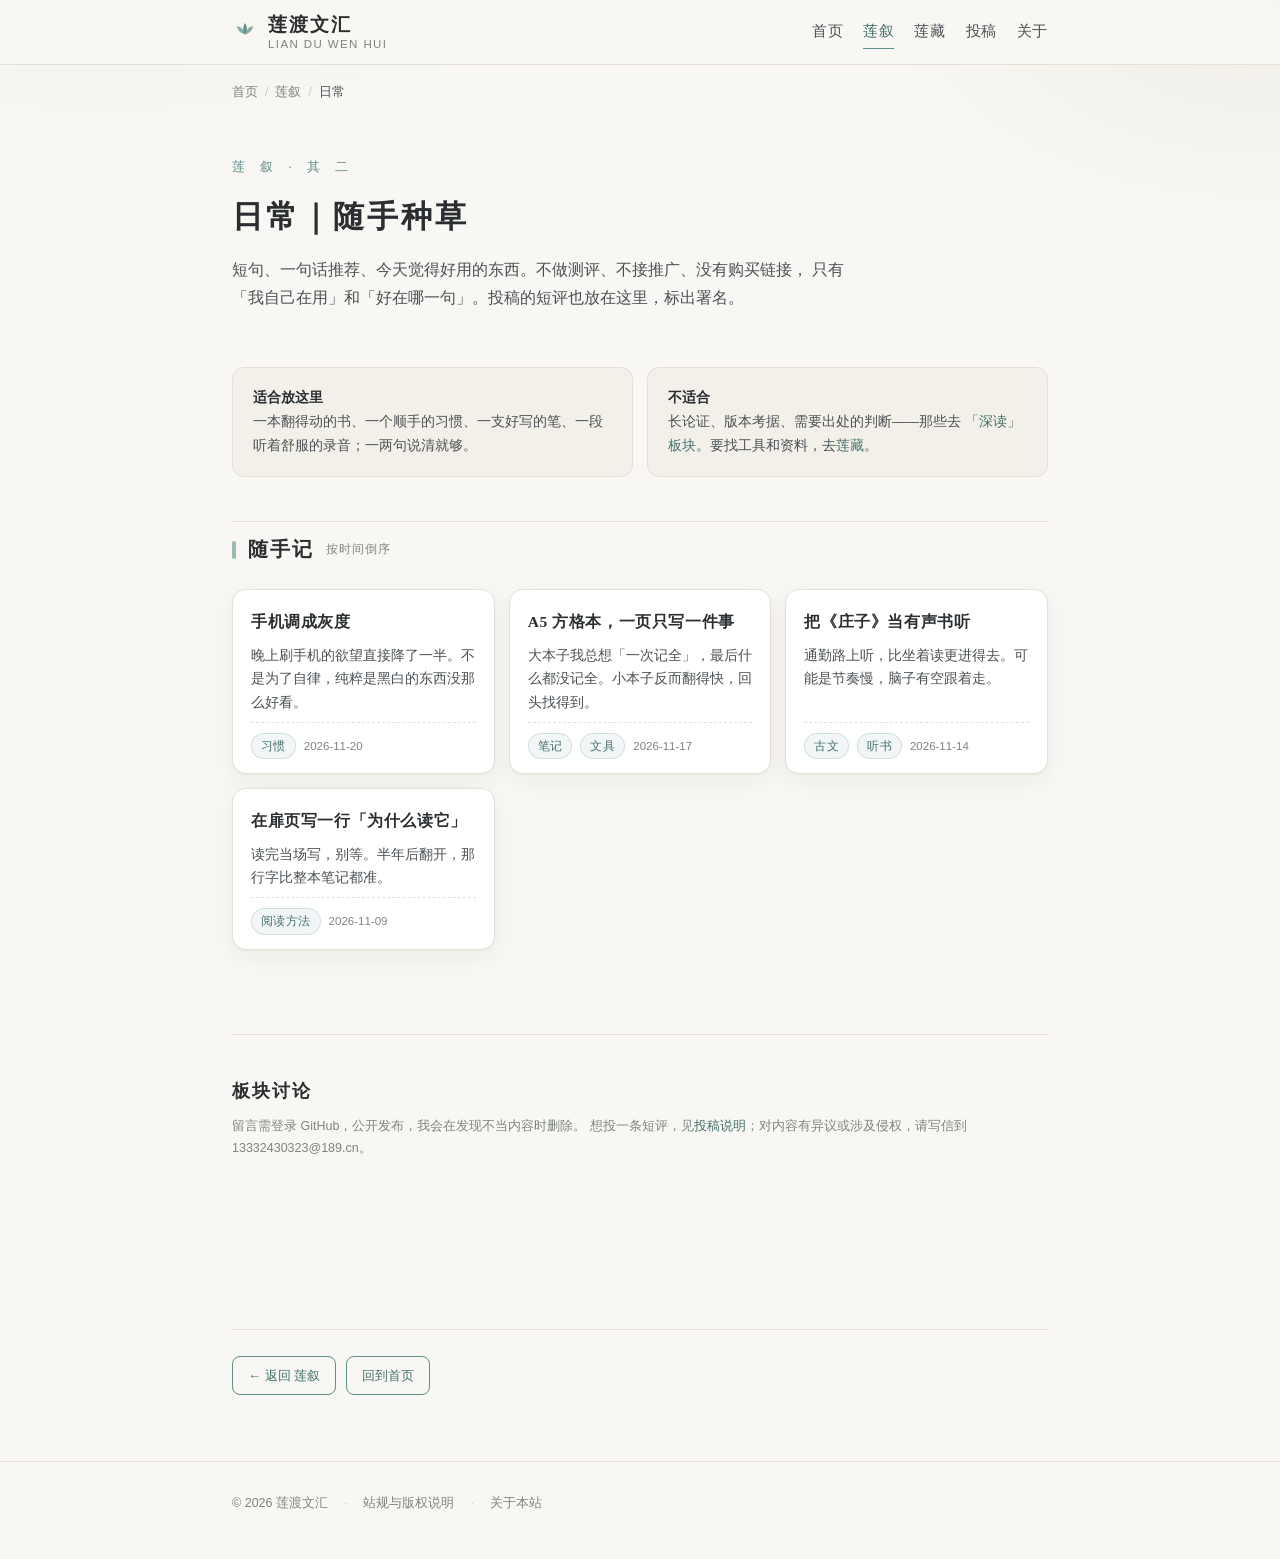
<file: qa/daily.html>
<!DOCTYPE html>
<html lang="zh-CN">
<head>
<meta charset="utf-8">
<meta name="viewport" content="width=device-width, initial-scale=1">
<title>日常 · 随手种草 | 莲渡文汇</title>
<meta name="description" content="莲渡文汇「日常」板块：短句、随手推荐、今天觉得好用的东西。不测评、不接推广。">
<link rel="stylesheet" href="../assets/style.css">
</head>
<body>

<header class="site">
  <div class="wrap">
    <a class="brand" href="../">
      <svg width="26" height="26" viewBox="0 0 32 32" aria-hidden="true">
        <path d="M16 5c3 5 3 10 0 14-3-4-3-9 0-14z" fill="#5f8f8a"/>
        <path d="M16 19c-5-1-9-5-10-10 5 .5 8.5 4 10 10z" fill="#5f8f8a" opacity=".75"/>
        <path d="M16 19c5-1 9-5 10-10-5 .5-8.5 4-10 10z" fill="#5f8f8a" opacity=".75"/>
      </svg>
      <span style="display:flex;flex-direction:column;line-height:1.25">
        <b>莲渡文汇</b><span>LIAN DU WEN HUI</span>
      </span>
    </a>
    <nav class="main">
      <a href="../">首页</a>
      <a class="on" href="../qa/">莲叙</a>
      <a href="../library/">莲藏</a>
      <a href="../submit/">投稿</a>
      <a href="../about/">关于</a>
    </nav>
  </div>
</header>

<main class="wrap">
  <nav class="crumb" aria-label="当前位置">
    <a href="../">首页</a><span class="sep">/</span><a href="../qa/">莲叙</a><span class="sep">/</span><em>日常</em>
  </nav>
  <section class="hero" style="padding:52px 0 24px">
    <p class="kicker">莲 叙 · 其 二</p>
    <h1 style="font-size:clamp(23px,4vw,31px)">日常｜随手种草</h1>
    <p class="lead">
      短句、一句话推荐、今天觉得好用的东西。不做测评、不接推广、没有购买链接，
      只有「我自己在用」和「好在哪一句」。投稿的短评也放在这里，标出署名。
    </p>
  </section>

  <section class="block" style="padding-top:0;border-top:none">
    <div class="two-col">
      <div class="note">
        <b>适合放这里</b><br>
        一本翻得动的书、一个顺手的习惯、一支好写的笔、一段听着舒服的录音；一两句说清就够。
      </div>
      <div class="note">
        <b>不适合</b><br>
        长论证、版本考据、需要出处的判断——那些去
        <a href="deep.html">「深读」板块</a>。要找工具和资料，去<a href="../library/">莲藏</a>。
      </div>
    </div>
  </section>

  <section class="block" style="padding-top:10px">
    <h2 class="sec">随手记 <small>按时间倒序</small></h2>
    <div class="note-grid" id="note-list"></div>
    <noscript>
      <p class="note">列表需要 JavaScript 才能显示。</p>
    </noscript>
  </section>

  <section class="comments">
    <h2>板块讨论</h2>
    <p class="hint">
      留言需登录 GitHub，公开发布，我会在发现不当内容时删除。
      想投一条短评，见<a href="../submit/">投稿说明</a>；对内容有异议或涉及侵权，请写信到 13332430323@189.cn。
    </p>
    <div id="giscus-mount" class="cbox"></div>
  </section>
<nav class="backbar" aria-label="返回">
    <a class="btn" href="../qa/">← 返回 莲叙</a>
    <a class="btn" href="../">回到首页</a>
  </nav>
</main>

<footer class="site">
  <div class="wrap">
    <span>© <span id="y">2026</span> 莲渡文汇</span>
    <span class="sep">·</span>
    <a href="../rules/">站规与版权说明</a>
    <span class="sep">·</span>
    <a href="../about/">关于本站</a>
  </div>
</footer>

<script>
  /* 新增一条：复制一段，改 t / p / m / tags 即可。
     可选 img: '图片地址'（放在 ../assets/img/ 下），可选 href: '详情页路径'。
     投稿的短评：写 kind: '投稿' 与 by: '署名'，页面上会自动标出「投稿」。 */
  var NOTES = [
    { t: '手机调成灰度',
      p: '晚上刷手机的欲望直接降了一半。不是为了自律，纯粹是黑白的东西没那么好看。',
      m: '2026-11-20', tags: ['习惯'] },
    { t: 'A5 方格本，一页只写一件事',
      p: '大本子我总想「一次记全」，最后什么都没记全。小本子反而翻得快，回头找得到。',
      m: '2026-11-17', tags: ['笔记', '文具'] },
    { t: '把《庄子》当有声书听',
      p: '通勤路上听，比坐着读更进得去。可能是节奏慢，脑子有空跟着走。',
      m: '2026-11-14', tags: ['古文', '听书'] },
    { t: '在扉页写一行「为什么读它」',
      p: '读完当场写，别等。半年后翻开，那行字比整本笔记都准。',
      m: '2026-11-09', tags: ['阅读方法'] }
  ];

  (function () {
    var box = document.getElementById('note-list');
    if (!box) return;
    box.innerHTML = NOTES.map(function (n) {
      var isSub = (n.kind === '投稿');
      var kindTag = isSub ? '<span class="tag sub">投稿</span>' : '';
      var tags = (n.tags || []).map(function (x) {
        return '<span class="tag">' + x + '</span>';
      }).join('');
      var img = n.img ? '<img src="' + n.img + '" alt="" loading="lazy">' : '';
      var body = '<h3>' + n.t + '</h3>' + img + '<p>' + n.p + '</p>';
      var meta = '<div class="meta">' + kindTag + tags +
        '<span>' + (isSub && n.by ? '文 / ' + n.by + ' · ' + n.m : n.m) + '</span></div>';
      var card = n.href
        ? '<a class="note-card" href="' + n.href + '">' + body + meta + '</a>'
        : '<div class="note-card">' + body + meta + '</div>';
      return card;
    }).join('');
  })();
</script>
<script src="../assets/giscus.js"></script>
<script src="../assets/comments.js"></script>
<script>document.getElementById('y').textContent = new Date().getFullYear();</script>
</body>
</html>
</file>
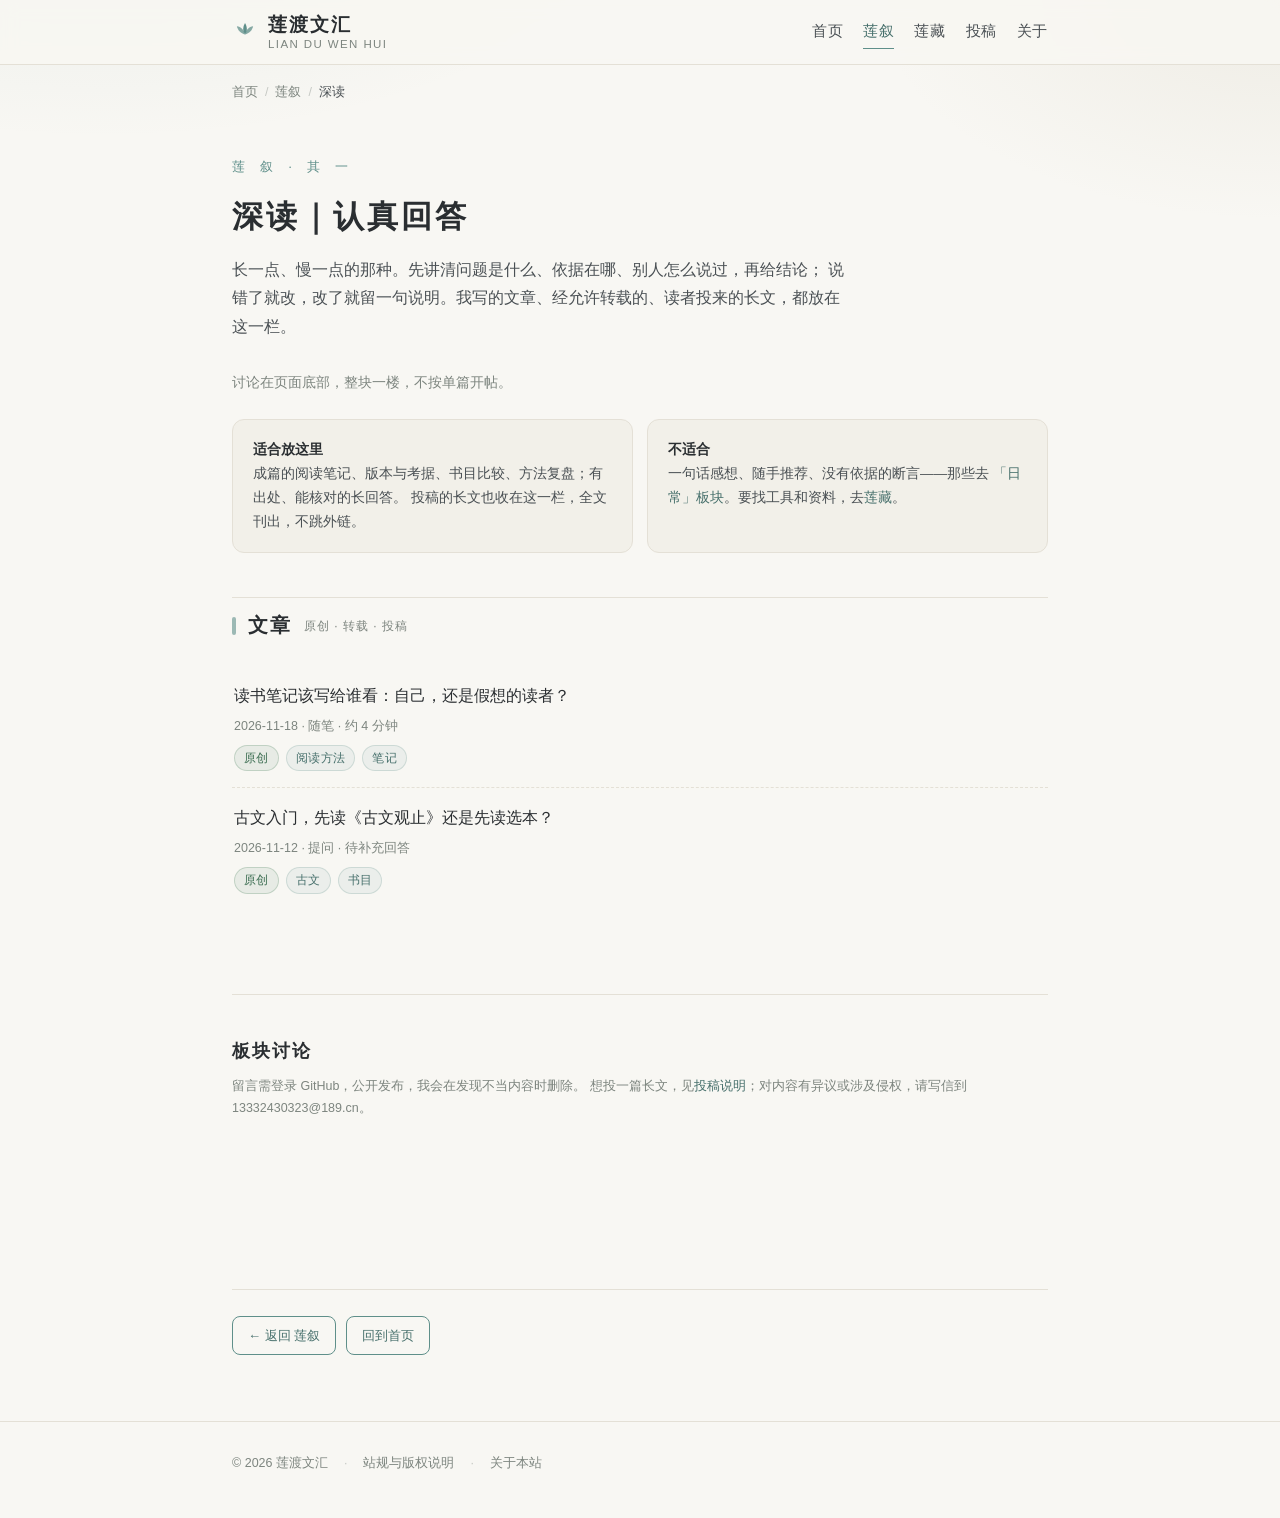
<file: qa/deep.html>
<!DOCTYPE html>
<html lang="zh-CN">
<head>
<meta charset="utf-8">
<meta name="viewport" content="width=device-width, initial-scale=1">
<title>深读 · 认真回答 | 莲渡文汇</title>
<meta name="description" content="莲渡文汇「深读」板块：成篇的阅读笔记、版本与考据、书目比较，以及有人认真回答的问题。">
<link rel="stylesheet" href="../assets/style.css">
</head>
<body>

<header class="site">
  <div class="wrap">
    <a class="brand" href="../">
      <svg width="26" height="26" viewBox="0 0 32 32" aria-hidden="true">
        <path d="M16 5c3 5 3 10 0 14-3-4-3-9 0-14z" fill="#5f8f8a"/>
        <path d="M16 19c-5-1-9-5-10-10 5 .5 8.5 4 10 10z" fill="#5f8f8a" opacity=".75"/>
        <path d="M16 19c5-1 9-5 10-10-5 .5-8.5 4-10 10z" fill="#5f8f8a" opacity=".75"/>
      </svg>
      <span style="display:flex;flex-direction:column;line-height:1.25">
        <b>莲渡文汇</b><span>LIAN DU WEN HUI</span>
      </span>
    </a>
    <nav class="main">
      <a href="../">首页</a>
      <a class="on" href="../qa/">莲叙</a>
      <a href="../library/">莲藏</a>
      <a href="../submit/">投稿</a>
      <a href="../about/">关于</a>
    </nav>
  </div>
</header>

<main class="wrap">
  <nav class="crumb" aria-label="当前位置">
    <a href="../">首页</a><span class="sep">/</span><a href="../qa/">莲叙</a><span class="sep">/</span><em>深读</em>
  </nav>
  <section class="hero" style="padding:52px 0 24px">
    <p class="kicker">莲 叙 · 其 一</p>
    <h1 style="font-size:clamp(23px,4vw,31px)">深读｜认真回答</h1>
    <p class="lead">
      长一点、慢一点的那种。先讲清问题是什么、依据在哪、别人怎么说过，再给结论；
      说错了就改，改了就留一句说明。我写的文章、经允许转载的、读者投来的长文，都放在这一栏。
    </p>
    <p class="lead" style="font-size:13.5px;color:var(--muted);margin-bottom:0">
      讨论在页面底部，整块一楼，不按单篇开帖。
    </p>
  </section>

  <section class="block" style="padding-top:0;border-top:none">
    <div class="two-col">
      <div class="note">
        <b>适合放这里</b><br>
        成篇的阅读笔记、版本与考据、书目比较、方法复盘；有出处、能核对的长回答。
        投稿的长文也收在这一栏，全文刊出，不跳外链。
      </div>
      <div class="note">
        <b>不适合</b><br>
        一句话感想、随手推荐、没有依据的断言——那些去
        <a href="daily.html">「日常」板块</a>。要找工具和资料，去<a href="../library/">莲藏</a>。
      </div>
    </div>
  </section>

  <section class="block" style="padding-top:10px">
    <h2 class="sec">文章 <small>原创 · 转载 · 投稿</small></h2>
    <ul class="plain" id="post-list"></ul>
    <noscript>
      <p class="note">列表需要 JavaScript 才能显示。也可以直接访问
        <a href="001-weishenme-yao-du-shu.html">第一篇</a>、
        <a href="002-gu-wen-ru-men-shu-mu.html">第二篇</a>。</p>
    </noscript>
  </section>

  <section class="comments">
    <h2>板块讨论</h2>
    <p class="hint">
      留言需登录 GitHub，公开发布，我会在发现不当内容时删除。
      想投一篇长文，见<a href="../submit/">投稿说明</a>；对内容有异议或涉及侵权，请写信到 13332430323@189.cn。
    </p>
    <div id="giscus-mount" class="cbox"></div>
  </section>
<nav class="backbar" aria-label="返回">
    <a class="btn" href="../qa/">← 返回 莲叙</a>
    <a class="btn" href="../">回到首页</a>
  </nav>
</main>

<footer class="site">
  <div class="wrap">
    <span>© <span id="y">2026</span> 莲渡文汇</span>
    <span class="sep">·</span>
    <a href="../rules/">站规与版权说明</a>
    <span class="sep">·</span>
    <a href="../about/">关于本站</a>
  </div>
</footer>

<script>
  /* 新增一条：复制一段，改字段即可。
     kind  原创 / 转载 / 投稿（默认原创）
     t     标题；m  日期 · 类型 · 时长；tags  标签
     原创、转载：href 写文章路径（同目录只写文件名），by 为转载原作者
     投稿：不写 href，写 by（署名）和 body（一个字符串一段，全文展示） */
  var POSTS = [
    { kind: '原创',
      t: '读书笔记该写给谁看：自己，还是假想的读者？',
      href: '001-weishenme-yao-du-shu.html',
      m: '2026-11-18 · 随笔 · 约 4 分钟',
      tags: ['阅读方法', '笔记'] },
    { kind: '原创',
      t: '古文入门，先读《古文观止》还是先读选本？',
      href: '002-gu-wen-ru-men-shu-mu.html',
      m: '2026-11-12 · 提问 · 待补充回答',
      tags: ['古文', '书目'] }

    // 转载示例：
    // { kind: '转载', t: '标题', by: '原作者', m: '2026-11-06',
    //   href: 'https://…', tags: ['古文'] }

    // 投稿示例（全文展示，不放链接）：
    // { kind: '投稿', t: '把《史记》当小说读的第一年', by: '林三',
    //   m: '2026-11-19 · 约 6 分钟', tags: ['古文', '阅读方法'],
    //   body: ['第一段……', '第二段……'] }
  ];

  (function () {
    var box = document.getElementById('post-list');
    if (!box) return;

    var KLASS = { '原创': 'own', '转载': 'rep', '投稿': 'sub' };

    box.innerHTML = POSTS.map(function (p) {
      var kind = p.kind || '原创';
      var tags = (p.tags || []).map(function (x) {
        return '<span class="tag">' + x + '</span>';
      }).join('');

      /* 投稿：全文刊出，不放链接 */
      if (kind === '投稿') {
        var by = [p.by ? '文 / ' + p.by : '', p.m].filter(Boolean).join(' · ');
        var body = (p.body || []).map(function (t) {
          return '<p>' + t + '</p>';
        }).join('');
        return '<li class="plain-only"><article class="submission">' +
          '<div class="sub-head"><h3>' + p.t + '</h3><span class="tag sub">投稿</span></div>' +
          '<p class="byline">' + by + '</p>' +
          '<div class="sub-body">' + body + '</div>' +
          '<div class="foot">' + tags +
            '<span class="upd">全文刊于本站 · 著作权归作者</span></div>' +
        '</article></li>';
      }

      /* 原创 / 转载：导读 + 链接 */
      var kindTag = '<span class="tag ' + (KLASS[kind] || 'own') + '">' + kind + '</span>';
      return '<li><a class="row" href="' + p.href + '">' +
             '<div class="t">' + p.t + '</div>' +
             '<div class="m">' + p.m + (kind === '转载' && p.by ? ' · 原文：' + p.by : '') + '</div>' +
             '<div class="tags">' + kindTag + tags + '</div>' +
             '</a></li>';
    }).join('');
  })();
</script>
<script src="../assets/giscus.js"></script>
<script src="../assets/comments.js"></script>
<script>document.getElementById('y').textContent = new Date().getFullYear();</script>
</body>
</html>
</file>
<file: assets/style.css>
/* 莲渡文汇 · 简约国风样式 */
:root {
  --paper: #f8f7f3;
  --paper-2: #f2f0e9;
  --ink: #2a2e31;
  --ink-soft: #4a5054;
  --muted: #7d857f;
  --qing: #5f8f8a;
  --qing-deep: #47706c;
  --qing-wash: rgba(95, 143, 138, 0.08);
  --line: #e4e0d6;
  --shadow: 0 1px 2px rgba(42, 46, 49, 0.04), 0 8px 24px rgba(42, 46, 49, 0.05);
  --serif: "Noto Serif SC", "Source Han Serif SC", "Songti SC", "STSong", SimSun, serif;
  --sans: -apple-system, BlinkMacSystemFont, "Segoe UI", "Noto Sans SC", "Microsoft YaHei", sans-serif;
}

* { box-sizing: border-box; }

html { scroll-behavior: smooth; }

body {
  margin: 0;
  background:
    radial-gradient(900px 420px at 8% -8%, rgba(95, 143, 138, 0.10), transparent 62%),
    radial-gradient(700px 380px at 100% 0%, rgba(180, 170, 140, 0.14), transparent 58%),
    var(--paper);
  color: var(--ink);
  font-family: var(--sans);
  font-size: 15.5px;
  line-height: 1.78;
  -webkit-font-smoothing: antialiased;
}

a { color: var(--qing-deep); text-decoration: none; }
a:hover { text-decoration: underline; text-underline-offset: 3px; }

.wrap { width: 100%; max-width: 860px; margin: 0 auto; padding: 0 22px; }

/* ---------- header ---------- */
header.site {
  border-bottom: 1px solid var(--line);
  background: rgba(248, 247, 243, 0.86);
  backdrop-filter: blur(8px);
  position: sticky; top: 0; z-index: 20;
}
header.site .wrap {
  display: flex; align-items: center; gap: 18px;
  min-height: 64px; flex-wrap: wrap;
}
.brand { display: flex; align-items: center; gap: 10px; text-decoration: none; }
.brand:hover { text-decoration: none; }
.brand svg { display: block; }
.brand b {
  font-family: var(--serif); font-size: 19px; letter-spacing: 2px;
  color: var(--ink); font-weight: 600;
}
.brand span { font-size: 11.5px; color: var(--muted); letter-spacing: 1.4px; }

nav.main { margin-left: auto; display: flex; gap: 20px; flex-wrap: wrap; }
nav.main a {
  font-size: 14.5px; color: var(--ink-soft); letter-spacing: 0.6px;
  padding: 4px 0; border-bottom: 1px solid transparent;
}
nav.main a:hover { color: var(--qing-deep); border-bottom-color: var(--qing); text-decoration: none; }
nav.main a.on { color: var(--qing-deep); border-bottom-color: var(--qing); }

/* ---------- hero ---------- */
.hero { padding: 74px 0 46px; }
.hero .kicker {
  font-family: var(--serif); font-size: 13px; letter-spacing: 6px;
  color: var(--qing); margin: 0 0 18px;
}
.hero h1 {
  font-family: var(--serif); font-size: clamp(30px, 5.4vw, 44px);
  line-height: 1.34; font-weight: 600; letter-spacing: 3px; margin: 0 0 18px;
}
.hero p.lead { color: var(--ink-soft); font-size: 16px; max-width: 620px; margin: 0 0 30px; }
.hero .rule { width: 56px; height: 2px; background: var(--qing); opacity: .5; margin: 0 0 30px; border-radius: 2px; }

/* ---------- entry cards ---------- */
.grid-3 { display: grid; gap: 16px; grid-template-columns: repeat(auto-fit, minmax(220px, 1fr)); }
.entry {
  display: block; padding: 22px 20px; border: 1px solid var(--line);
  border-radius: 14px; background: linear-gradient(180deg, #fff 0%, #fbfaf6 100%);
  box-shadow: var(--shadow); transition: .2s ease; text-decoration: none; color: inherit;
}
.entry:hover { transform: translateY(-3px); border-color: #cfdcd9; text-decoration: none; }
.entry h3 { font-family: var(--serif); font-size: 17px; margin: 0 0 8px; letter-spacing: 1.5px; font-weight: 600; }
.entry p { margin: 0; font-size: 13.5px; color: var(--muted); line-height: 1.7; }
.entry .zh { color: var(--qing); font-size: 12px; letter-spacing: 2px; display: block; margin-bottom: 10px; }

/* ---------- sections ---------- */
section.block { padding: 44px 0; }
section.block + section.block { border-top: 1px solid var(--line); }
h2.sec {
  font-family: var(--serif); font-size: 20px; letter-spacing: 2px; font-weight: 600;
  margin: 0 0 22px; display: flex; align-items: center; gap: 12px;
}
h2.sec::before { content: ""; width: 4px; height: 18px; background: var(--qing); border-radius: 2px; opacity: .6; }
h2.sec small { font-family: var(--sans); font-size: 12px; color: var(--muted); letter-spacing: 1px; font-weight: 400; }

/* ---------- lists ---------- */
ul.plain { list-style: none; margin: 0; padding: 0; }
ul.plain li + li { border-top: 1px dashed var(--line); }
ul.plain li a.row { display: block; padding: 16px 2px; color: inherit; text-decoration: none; }
ul.plain li a.row:hover { background: var(--qing-wash); text-decoration: none; }
.row .t { font-size: 15.5px; color: var(--ink); }
.row .m { font-size: 12.5px; color: var(--muted); margin-top: 5px; }

/* ---------- tags ---------- */
.tags { display: flex; gap: 7px; flex-wrap: wrap; margin-top: 8px; }
.tag {
  font-size: 11.5px; letter-spacing: .4px; color: var(--qing-deep);
  background: var(--qing-wash); border: 1px solid rgba(95, 143, 138, .22);
  padding: 2px 9px; border-radius: 999px;
}
.tag.ch { color: #8a6d3b; background: rgba(178, 148, 92, .09); border-color: rgba(178, 148, 92, .26); }
.tag.gh { color: #4b5563; background: rgba(120, 130, 140, .09); border-color: rgba(120, 130, 140, .24); }
.tag.own { color: #3c6e52; background: rgba(90, 140, 110, .10); border-color: rgba(90, 140, 110, .28); }
.tag.rep { color: #6b5f8a; background: rgba(120, 105, 160, .09); border-color: rgba(120, 105, 160, .26); }
.tag.sub { color: #8a5a3b; background: rgba(170, 110, 70, .09); border-color: rgba(170, 110, 70, .26); }

/* ---------- 投稿全文（莲藏） ---------- */
.submission {
  border: 1px solid var(--line); border-radius: 14px; background: #fff;
  padding: 24px 24px 18px; box-shadow: var(--shadow); margin-bottom: 16px;
}
.sub-head { display: flex; align-items: baseline; gap: 10px; flex-wrap: wrap; margin-bottom: 6px; }
.submission h3 {
  font-family: var(--serif); font-size: 18.5px; font-weight: 600;
  letter-spacing: 1.2px; margin: 0; line-height: 1.5;
}
.submission .byline {
  font-size: 12.5px; color: var(--muted); margin: 0 0 16px;
  padding-bottom: 14px; border-bottom: 1px dashed var(--line);
}
.submission .sub-body p { font-size: 14.5px; color: var(--ink-soft); margin: 0 0 14px; line-height: 1.86; }
.submission .sub-body p:last-child { margin-bottom: 0; }
.submission .foot {
  display: flex; gap: 8px; flex-wrap: wrap; align-items: center;
  margin-top: 16px; padding-top: 12px; border-top: 1px dashed var(--line);
}
.submission .foot .upd { font-size: 11.5px; color: var(--muted); margin: 0 0 0 auto; }

/* ---------- resource cards ---------- */
.res {
  border: 1px solid var(--line); border-radius: 14px; padding: 20px;
  background: #fff; box-shadow: var(--shadow); display: flex; flex-direction: column; gap: 10px;
}
.res h3 { font-family: var(--serif); font-size: 16.5px; margin: 0; letter-spacing: 1px; font-weight: 600; }
.res p { margin: 0; font-size: 13.5px; color: var(--ink-soft); }
.res .foot {
  display: flex; align-items: center; gap: 12px; flex-wrap: wrap;
  margin-top: auto; padding-top: 12px; border-top: 1px dashed var(--line);
  font-size: 12.5px; color: var(--muted);
}
.res .foot .btn {
  margin-left: auto; font-size: 13px; padding: 6px 14px; border-radius: 8px;
  border: 1px solid var(--qing); color: var(--qing-deep); background: transparent;
}
.res .foot .btn:hover { background: var(--qing); color: #fff; text-decoration: none; }

/* ---------- article ---------- */
article.post { padding: 42px 0 10px; }
article.post h1 { font-family: var(--serif); font-size: clamp(24px, 4vw, 31px); letter-spacing: 2px; line-height: 1.45; margin: 0 0 14px; }
article.post .meta { font-size: 12.5px; color: var(--muted); border-bottom: 1px solid var(--line); padding-bottom: 18px; margin-bottom: 26px; }
article.post h2 { font-family: var(--serif); font-size: 19px; letter-spacing: 1px; margin: 32px 0 12px; }
article.post p { margin: 0 0 16px; color: var(--ink-soft); }
article.post blockquote {
  margin: 22px 0; padding: 14px 18px; border-left: 3px solid var(--qing);
  background: var(--qing-wash); border-radius: 0 8px 8px 0; color: var(--ink-soft); font-family: var(--serif);
}

/* ---------- comments ---------- */
.comments { padding: 40px 0 60px; border-top: 1px solid var(--line); margin-top: 40px; }
.comments h2 { font-family: var(--serif); font-size: 18px; letter-spacing: 2px; margin: 0 0 8px; }
.comments .hint { font-size: 12.5px; color: var(--muted); margin: 0 0 20px; }
.cbox { min-height: 80px; }

/* ---------- misc ---------- */
.note {
  border: 1px solid var(--line); background: var(--paper-2); border-radius: 12px;
  padding: 18px 20px; font-size: 13.5px; color: var(--ink-soft);
}
.note b { color: var(--ink); }
.kv { margin: 0; padding: 0; list-style: none; }
.kv li { display: flex; gap: 14px; padding: 10px 0; border-bottom: 1px dashed var(--line); font-size: 14px; }
.kv li span:first-child { color: var(--muted); min-width: 96px; flex: 0 0 auto; }

footer.site {
  border-top: 1px solid var(--line); margin-top: 20px; padding: 30px 0 44px;
  font-size: 12.5px; color: var(--muted);
}
footer.site .wrap { display: flex; gap: 16px; flex-wrap: wrap; align-items: center; }
footer.site a { color: var(--muted); }
footer.site .sep { opacity: .4; }

@media (max-width: 560px) {
  .hero { padding: 48px 0 32px; }
  nav.main { width: 100%; margin-left: 0; gap: 14px; }
  header.site .wrap { padding-bottom: 10px; }
}

/* ---------- 通用按钮 ---------- */
a.btn {
  display: inline-block; font-size: 13px; padding: 7px 15px; border-radius: 8px;
  border: 1px solid var(--qing); color: var(--qing-deep); background: transparent;
}
a.btn:hover { background: var(--qing); color: #fff; text-decoration: none; }

/* ---------- 面包屑与返回 ---------- */
nav.crumb {
  display: flex; align-items: center; gap: 7px; flex-wrap: wrap;
  padding: 16px 0 0; font-size: 12.5px; color: var(--muted);
}
nav.crumb a { color: var(--muted); }
nav.crumb a:hover { color: var(--qing-deep); text-decoration: none; }
nav.crumb .sep { opacity: .4; }
nav.crumb em { font-style: normal; color: var(--ink-soft); }

nav.backbar {
  display: flex; gap: 10px; flex-wrap: wrap; align-items: center;
  padding: 26px 0 46px; margin-top: 10px; border-top: 1px solid var(--line);
}

/* ---------- 两栏说明（板块页） ---------- */
.two-col {
  display: grid; gap: 14px;
  grid-template-columns: repeat(auto-fit, minmax(240px, 1fr));
}
.two-col .note { height: 100%; }

/* ---------- 日常卡片 ---------- */
.note-grid {
  display: grid; gap: 14px;
  grid-template-columns: repeat(auto-fit, minmax(228px, 1fr));
}
.note-card {
  display: flex; flex-direction: column; gap: 8px;
  border: 1px solid var(--line); border-radius: 14px; background: #fff;
  padding: 18px 18px 14px; box-shadow: var(--shadow);
  color: inherit; text-decoration: none; transition: .2s ease;
}
a.note-card:hover { transform: translateY(-2px); border-color: #cfdcd9; text-decoration: none; }
.note-card h3 {
  font-family: var(--serif); font-size: 15.5px; font-weight: 600;
  margin: 0; letter-spacing: .6px;
}
.note-card img {
  width: 100%; height: auto; border-radius: 10px; display: block; margin: 2px 0;
}
.note-card p { margin: 0; font-size: 13.5px; color: var(--ink-soft); line-height: 1.72; }
.note-card .meta {
  margin-top: auto; padding-top: 10px; border-top: 1px dashed var(--line);
  display: flex; gap: 8px; flex-wrap: wrap; align-items: center;
  font-size: 11.5px; color: var(--muted);
}
.note-card .meta .tag { margin: 0; }

/* ---------- 置顶卡（莲藏） ---------- */
.pin {
  position: relative; display: flex; align-items: center; gap: 16px; flex-wrap: wrap;
  border: 1px solid var(--qing); border-radius: 14px;
  background: linear-gradient(180deg, #fff 0%, #f6faf9 100%);
  padding: 26px 22px 20px; box-shadow: var(--shadow);
  text-decoration: none; color: inherit; transition: .2s ease;
}
.pin:hover { transform: translateY(-2px); text-decoration: none; border-color: var(--qing-deep); }
.pin-badge {
  position: absolute; top: -10px; left: 18px;
  background: var(--qing); color: #fff; font-size: 11px; letter-spacing: 2px;
  padding: 2px 10px; border-radius: 999px;
}
.pin-body { flex: 1 1 260px; }
.pin-body h3 {
  font-family: var(--serif); font-size: 17.5px; font-weight: 600;
  letter-spacing: 1.2px; margin: 0 0 7px;
}
.pin-body p { margin: 0; font-size: 13.5px; color: var(--ink-soft); line-height: 1.72; }
.pin-go {
  font-size: 13px; padding: 7px 15px; border-radius: 8px;
  border: 1px solid var(--qing); color: var(--qing-deep); white-space: nowrap;
}
.pin:hover .pin-go { background: var(--qing); color: #fff; }

/* ---------- 存档条目卡（莲藏） ---------- */
.item {
  border: 1px solid var(--line); border-radius: 14px; background: #fff;
  padding: 22px; box-shadow: var(--shadow); margin-bottom: 16px;
}
.item-head { display: flex; align-items: baseline; gap: 10px; flex-wrap: wrap; margin-bottom: 4px; }
.item h3 {
  font-family: var(--serif); font-size: 18px; font-weight: 600;
  letter-spacing: 1.5px; margin: 0;
}
.item-head .tag { margin: 0; }
.item .who { font-size: 12.5px; color: var(--qing-deep); margin: 0 0 12px; }
.item .desc { font-size: 14px; color: var(--ink-soft); margin: 0 0 14px; }
.item .lines { border-top: 1px dashed var(--line); }
.item .lines div {
  display: flex; gap: 14px; padding: 9px 0; font-size: 13.5px;
  border-bottom: 1px dashed var(--line);
}
.item .lines div span:first-child { color: var(--muted); min-width: 58px; flex: 0 0 auto; }
.item .files { display: flex; gap: 10px; flex-wrap: wrap; padding-top: 14px; }
.item .file {
  font-size: 13px; padding: 6px 13px; border-radius: 8px;
  border: 1px solid var(--qing); color: var(--qing-deep); background: transparent;
}
.item .file em { font-style: normal; font-size: 11.5px; color: var(--muted); margin-left: 7px; }
.item .file:hover { background: var(--qing); color: #fff; text-decoration: none; }
.item .file:hover em { color: rgba(255, 255, 255, .82); }
.item .upd { font-size: 11.5px; color: var(--muted); margin: 12px 0 0; }
code {
  font-family: ui-monospace, Consolas, "Courier New", monospace;
  font-size: .92em; background: rgba(120, 130, 140, .10);
  padding: 1px 5px; border-radius: 4px;
}

@media (max-width: 560px) {
  .item .lines div { flex-direction: column; gap: 2px; }
  .item { padding: 18px; }
}
</file>
